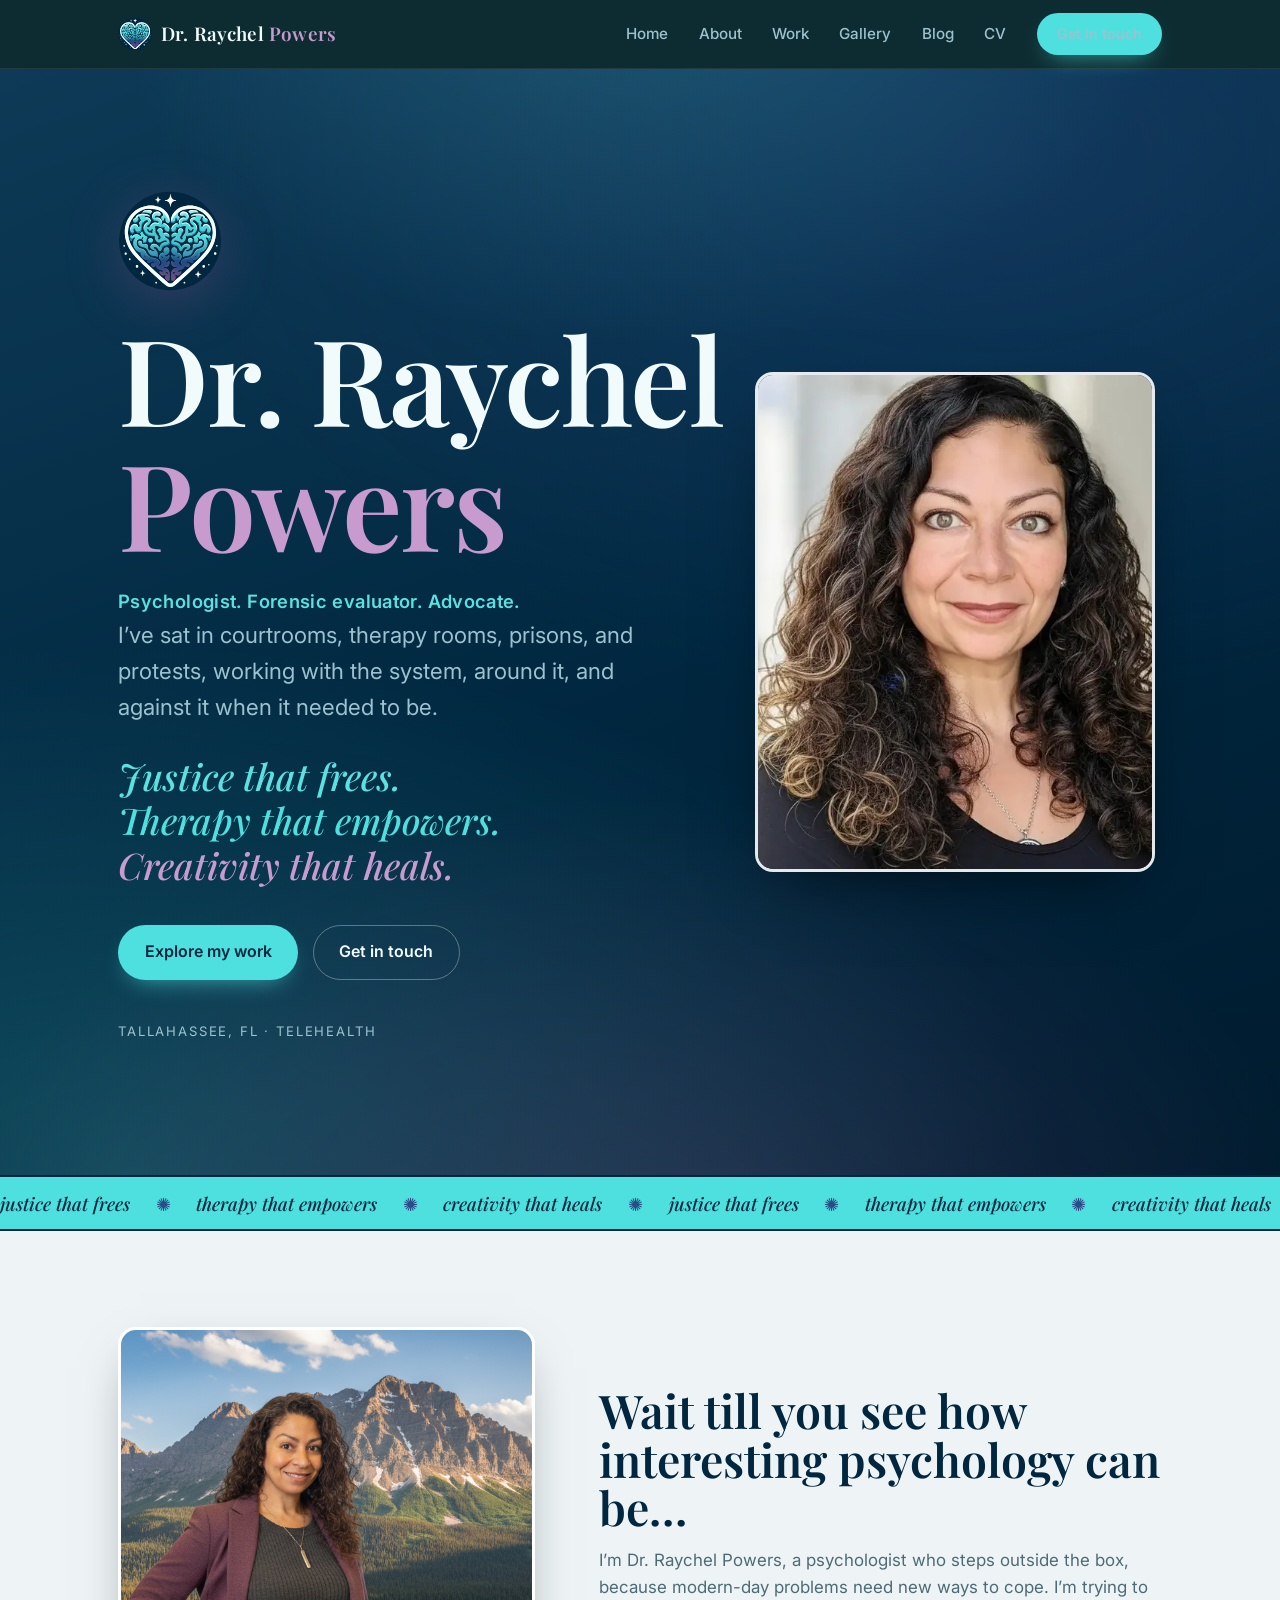
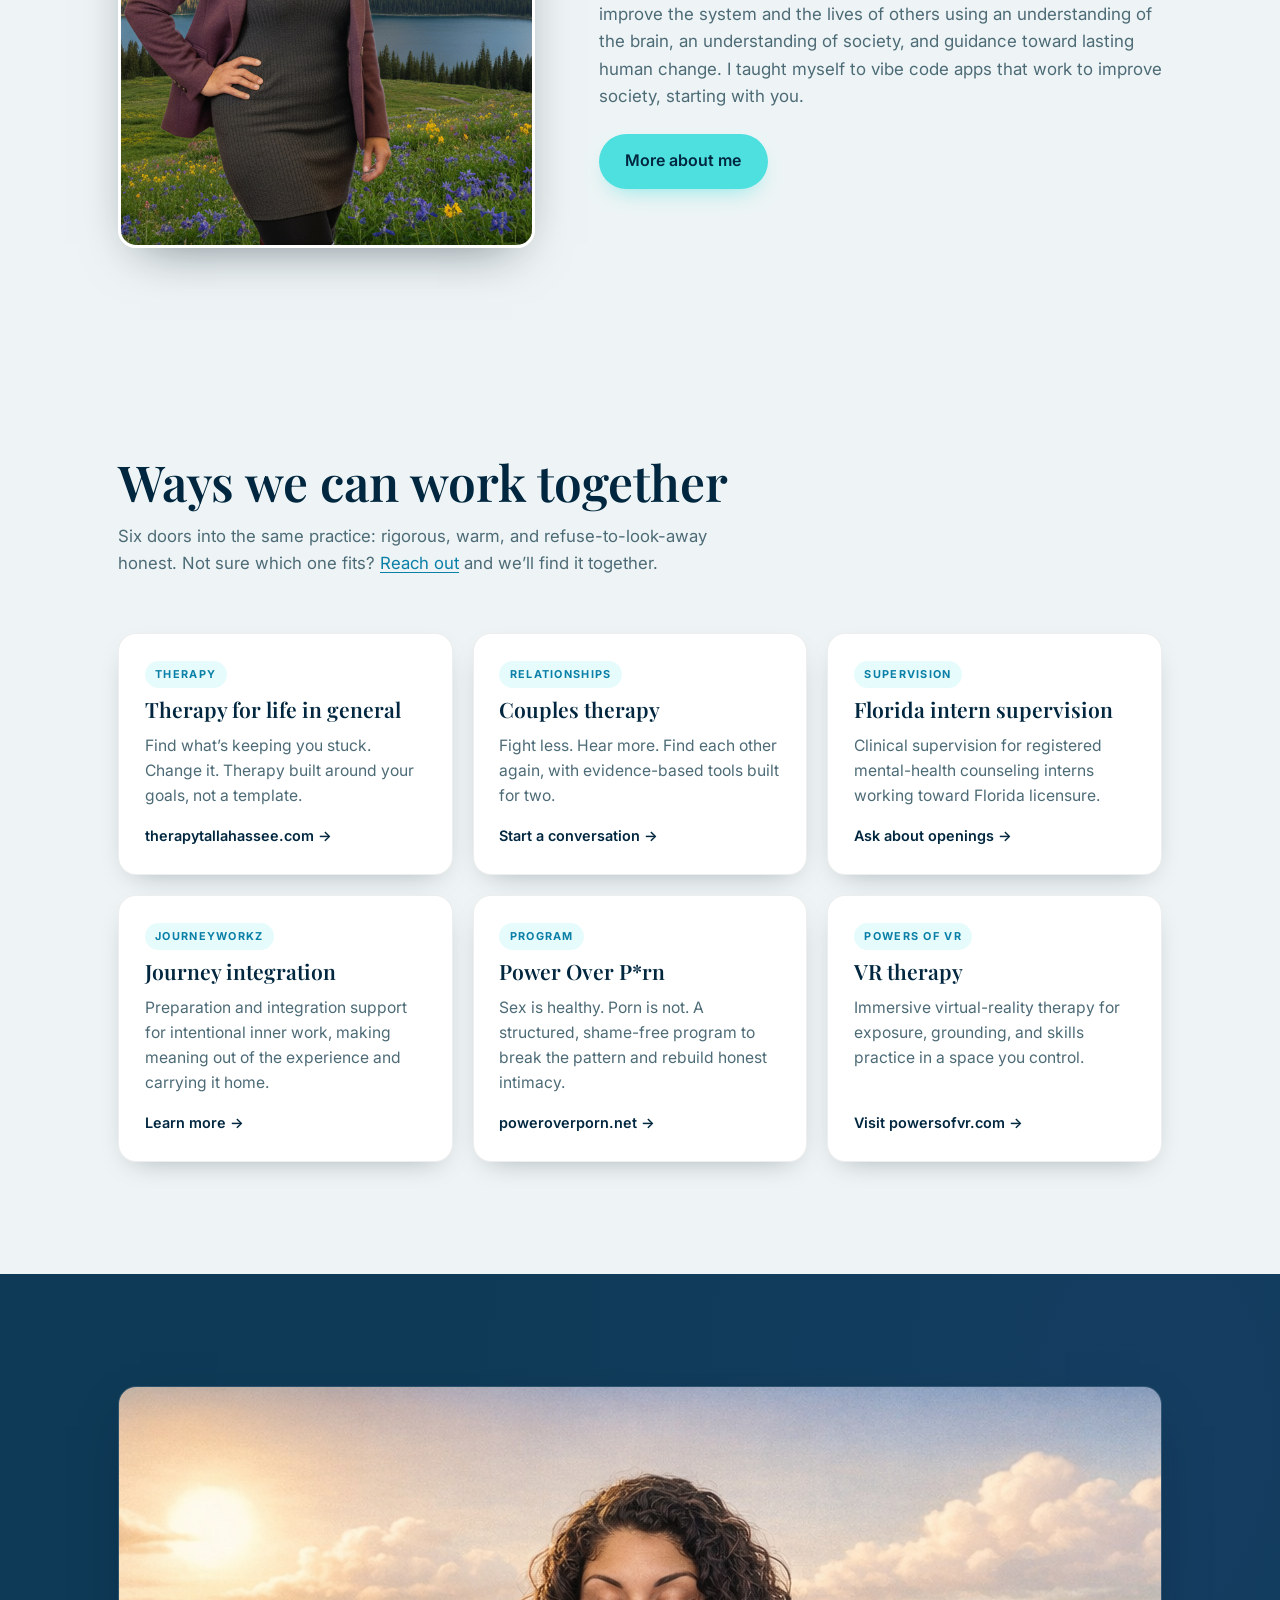
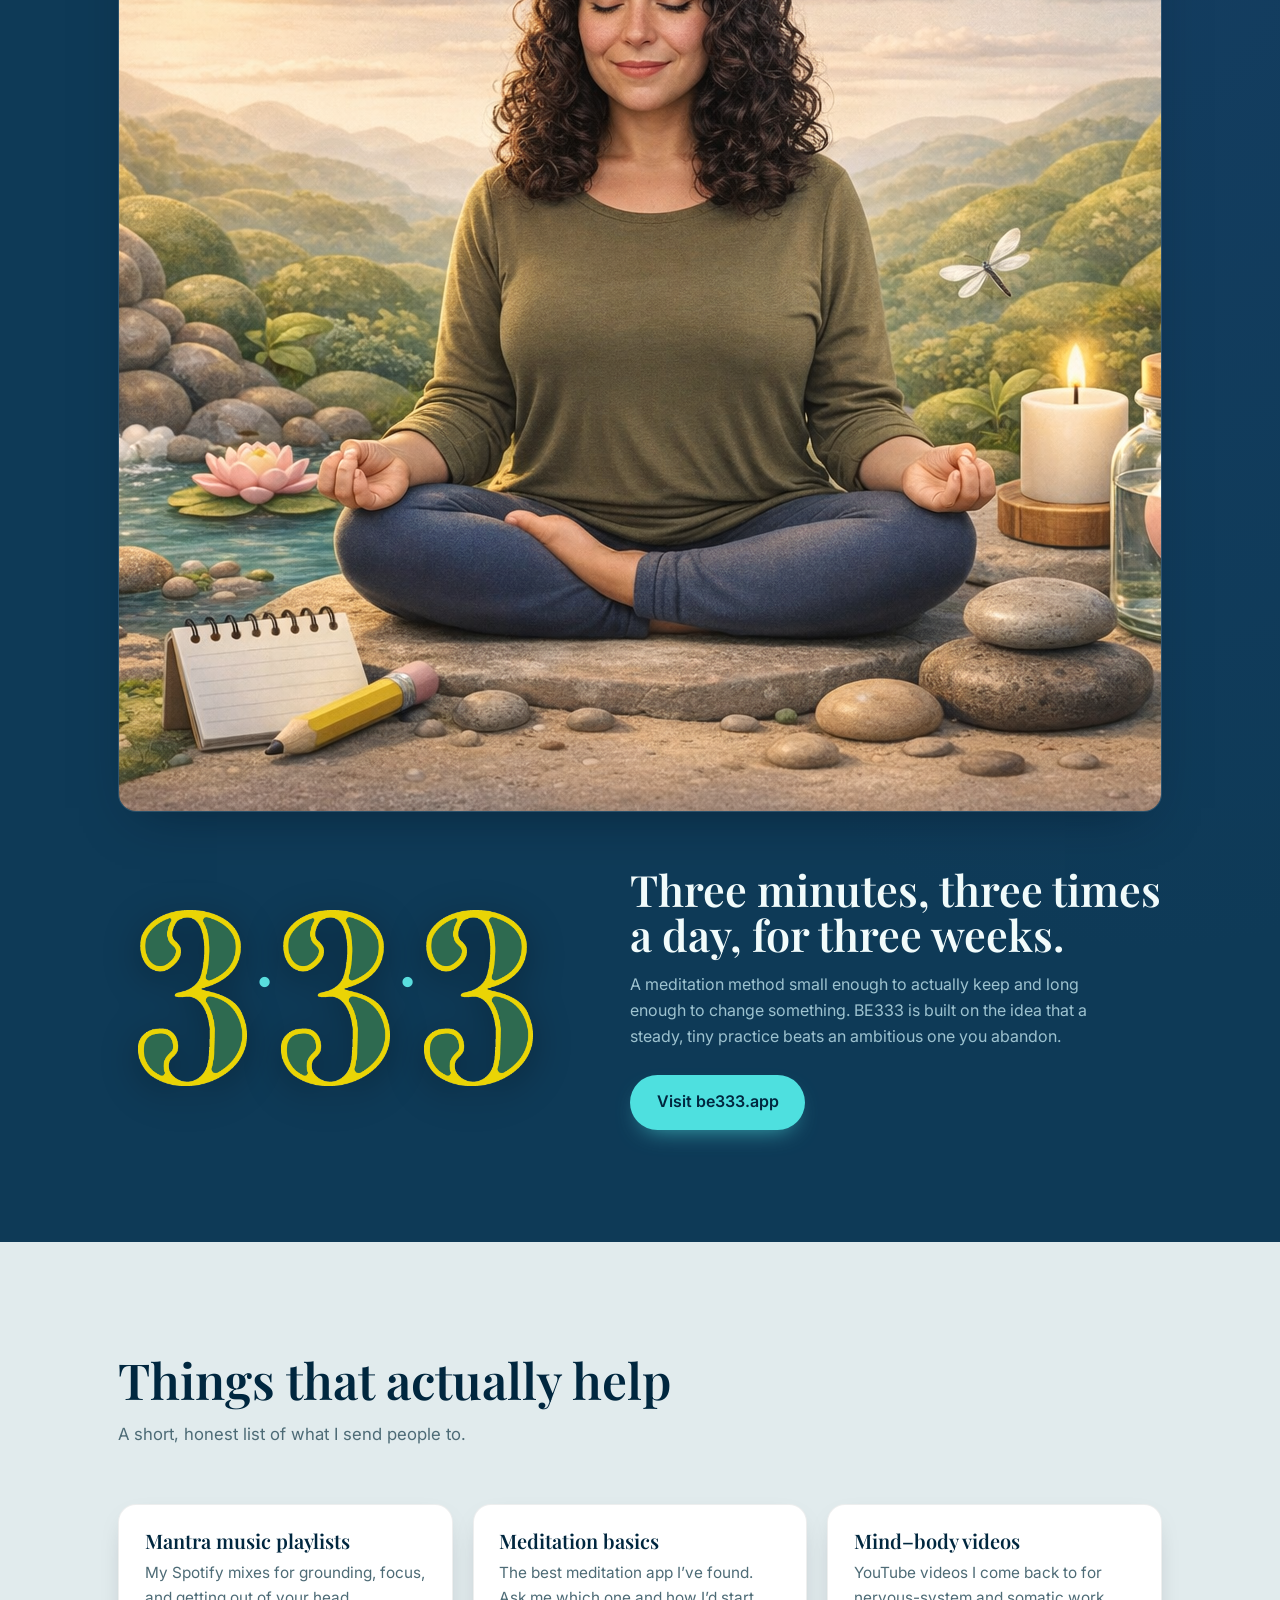
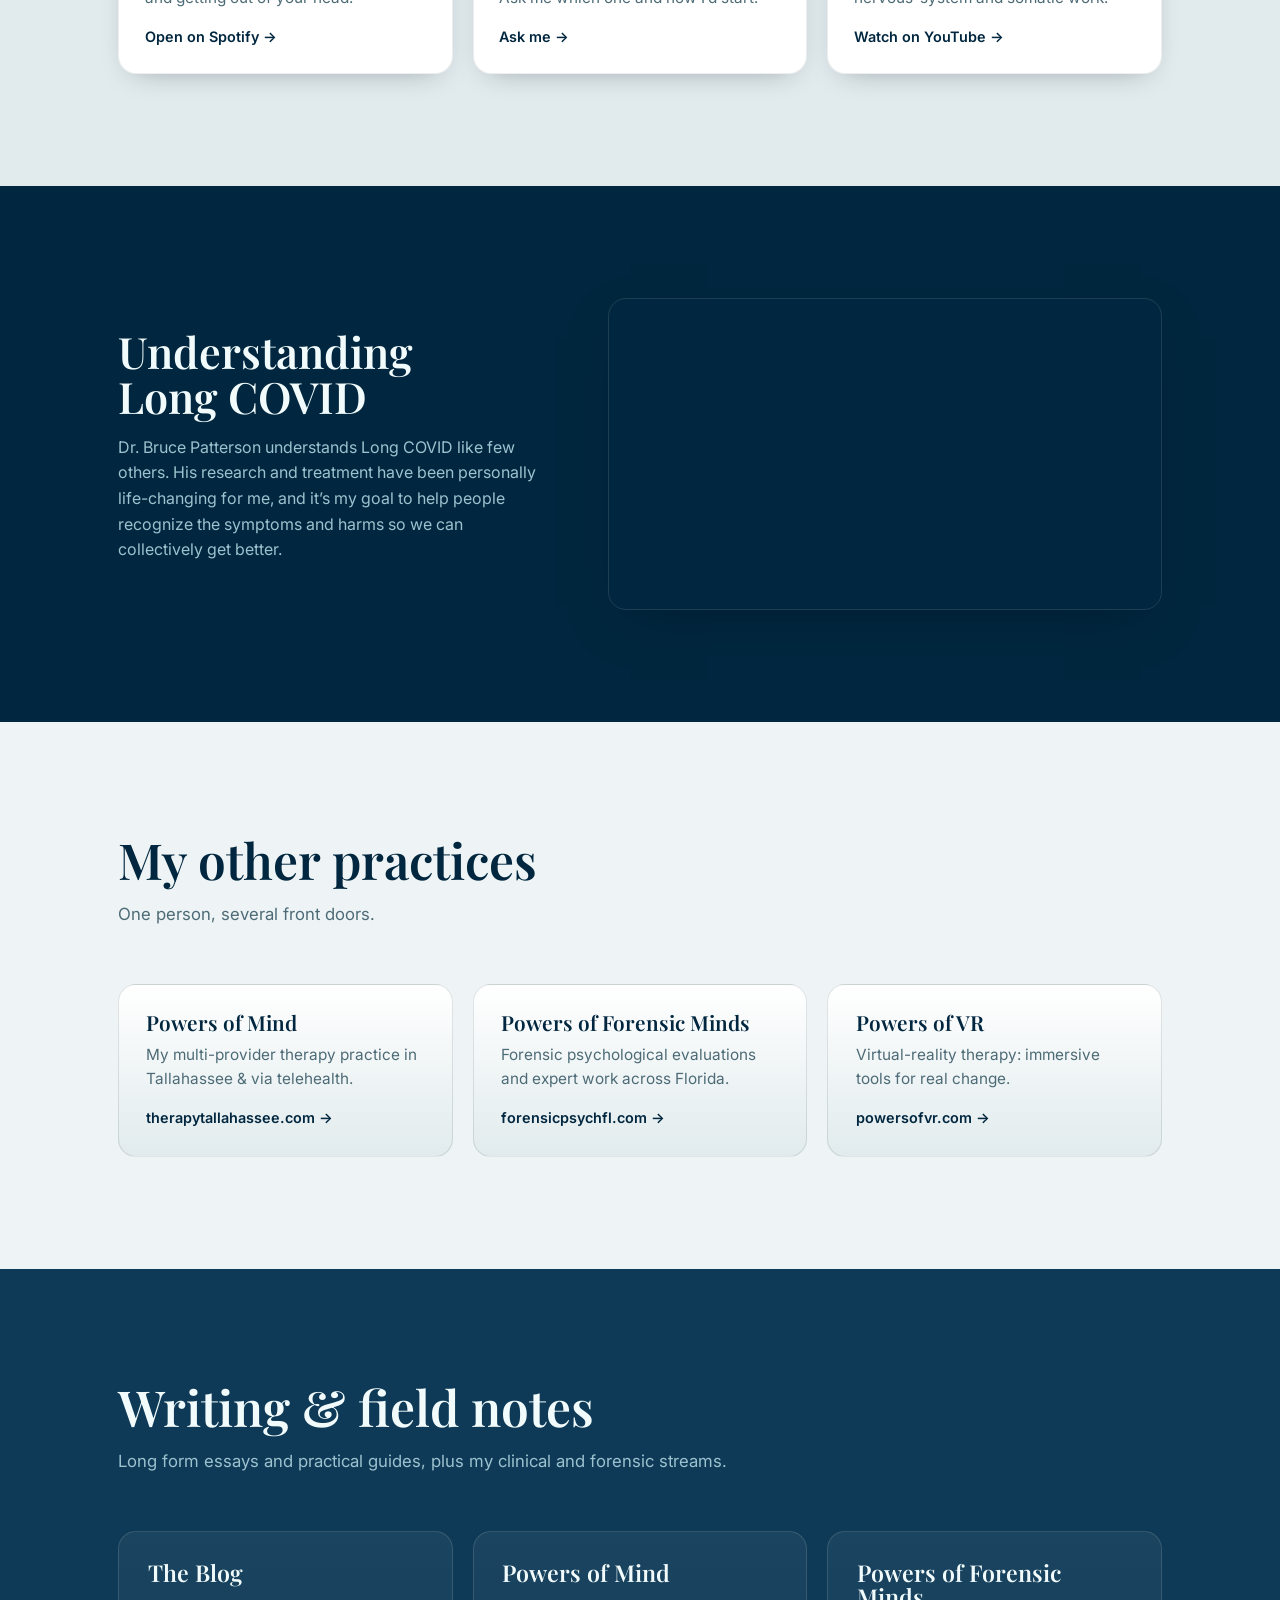
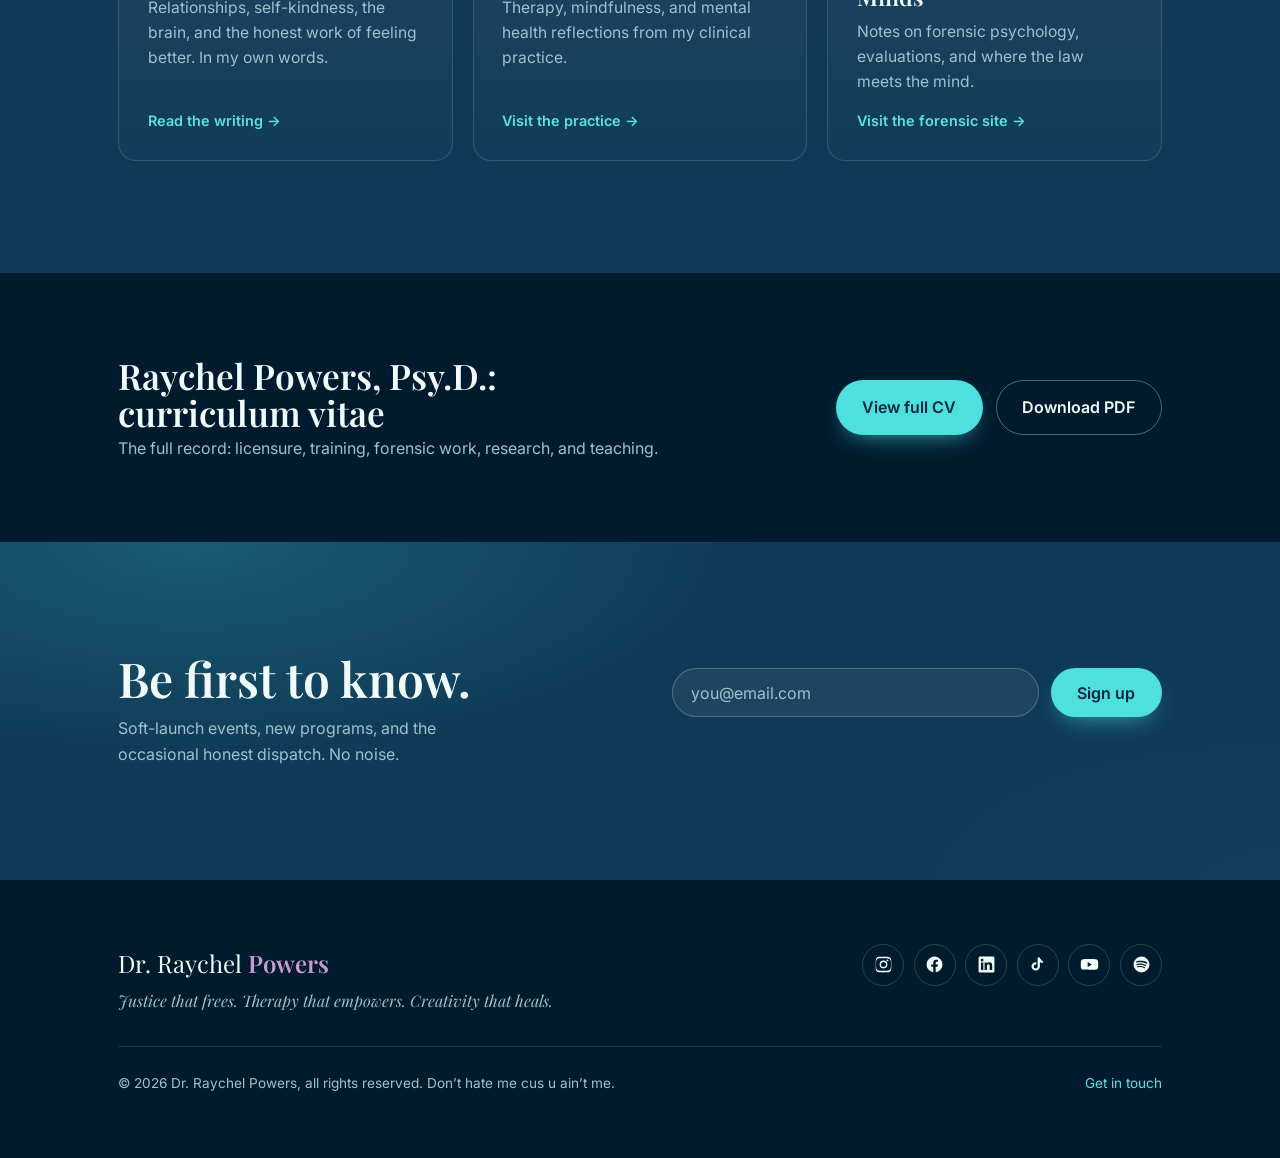
<file: index.html>
<!DOCTYPE html>
<html lang="en">
<head>
  <meta charset="UTF-8" />
  <meta name="viewport" content="width=device-width, initial-scale=1" />
  <title>Dr. Raychel Powers | Psychologist, Forensic Evaluator, Advocate</title>
  <meta name="description" content="Dr. Raychel Powers, Psy.D. Psychologist, forensic evaluator, and advocate. Therapy that empowers, justice that heals, and work that frees. Therapy, supervision, journey integration, BE333 meditation, and more." />
  <meta name="author" content="Dr. Raychel Powers" />
  <meta name="theme-color" content="#00273f" />

  <!-- Open Graph / social -->
  <meta property="og:type" content="website" />
  <meta property="og:site_name" content="Dr. Raychel Powers" />
  <meta property="og:title" content="Dr. Raychel Powers" />
  <meta property="og:description" content="Psychologist, forensic evaluator, advocate. Justice that frees, therapy that empowers, creativity that heals." />
  <meta property="og:url" content="https://drpowers.org/" />
  <meta property="og:image" content="https://drpowers.org/assets/headshot-closeup.jpg" />
  <meta name="twitter:card" content="summary_large_image" />
  <meta name="twitter:title" content="Dr. Raychel Powers" />
  <meta name="twitter:description" content="Justice that frees, therapy that empowers, creativity that heals." />
  <meta name="twitter:image" content="https://drpowers.org/assets/headshot-closeup.jpg" />

  <link rel="canonical" href="https://drpowers.org/" />
  <link rel="icon" href="assets/favicon-heart.svg" type="image/svg+xml" />

  <!-- Fonts -->
  <link rel="preconnect" href="https://fonts.googleapis.com" />
  <link rel="preconnect" href="https://fonts.gstatic.com" crossorigin />
  <link href="https://fonts.googleapis.com/css2?family=Playfair+Display:ital,wght@0,400;0,500;0,600;0,700;1,400;1,500;1,600&family=Inter:wght@400;500;600;700&display=swap" rel="stylesheet" />

  <link rel="stylesheet" href="css/style.css" />
</head>
<body>
  <a class="skip-link" href="#main">Skip to content</a>

  <!-- Header injected by js/script.js -->
  <header id="site-header" class="site-header" aria-label="Primary"></header>

  <main id="main">

    <!-- ===== HERO ===== -->
    <section class="hero" id="home">
      <div class="hero__glow" aria-hidden="true"></div>
      <div class="sparkles" aria-hidden="true">
        <span class="sparkle sparkle--white s1">✦</span>
        <span class="sparkle s2">✦</span>
        <span class="sparkle sparkle--white s3">✦</span>
        <span class="sparkle sparkle--gold s4">✦</span>
        <span class="sparkle s5">✦</span>
        <span class="sparkle sparkle--white s6">✦</span>
        <span class="sparkle sparkle--gold s7">✦</span>
        <span class="sparkle s8">✦</span>
        <span class="sparkle sparkle--white s9">✦</span>
        <span class="sparkle s10">✦</span>
      </div>
      <div class="wrap hero__inner">
        <div class="hero__content">
          <img class="hero__logo reveal" src="assets/BRAIN_HEART.svg" alt="Dr. Raychel Powers brain-heart logo" width="96" height="96" />
          <h1 class="hero__name reveal">Dr.&nbsp;Raychel<br /><span class="pw">Powers</span></h1>
          <p class="hero__roles reveal">Psychologist. Forensic evaluator. Advocate.</p>
          <p class="hero__lead reveal">
            I&rsquo;ve sat in courtrooms, therapy rooms, prisons, and protests, working with the system, around it, and against it when it needed to be.
          </p>
          <p class="creed reveal">
            <span>Justice that frees.</span>
            <span>Therapy that empowers.</span>
            <span>Creativity that heals.</span>
          </p>
          <div class="hero__cta reveal">
            <a class="btn btn--gold" href="#work">Explore my work</a>
            <a class="btn btn--ghost" href="#connect">Get in touch</a>
          </div>
          <p class="hero__meta reveal">Tallahassee, FL &middot; Telehealth</p>
        </div>
        <img class="hero__portrait reveal" src="assets/PhotoDr2.webp" alt="Dr. Raychel Powers" width="1200" height="650" />
      </div>
    </section>

    <!-- ===== CREED TICKER ===== -->
    <div class="ticker" aria-hidden="true">
      <div class="ticker__track">
        <span>justice that frees</span><span class="sun">✺</span>
        <span>therapy that empowers</span><span class="sun">✺</span>
        <span>creativity that heals</span><span class="sun">✺</span>
        <span>justice that frees</span><span class="sun">✺</span>
        <span>therapy that empowers</span><span class="sun">✺</span>
        <span>creativity that heals</span><span class="sun">✺</span>
      </div>
    </div>

    <!-- ===== MEET DR. POWERS ===== -->
    <section class="intro" id="meet">
      <div class="wrap intro__inner">
        <img class="intro__photo reveal" src="assets/mountaindr.png" alt="Dr. Raychel Powers in a mountain meadow" width="1350" height="768" loading="lazy" />
        <div class="intro__copy reveal">
          <h2>Wait till you see how interesting psychology can be&hellip;</h2>
          <p>
            I&rsquo;m Dr. Raychel Powers, a psychologist who steps outside the box, because modern-day
            problems need new ways to cope. I&rsquo;m trying to improve the system and the lives of others using
            an understanding of the brain, an understanding of society, and guidance toward lasting human change.
            I taught myself to vibe code apps that work to improve society, starting with you.
          </p>
          <a class="btn btn--gold" href="about.html">More about me</a>
        </div>
      </div>
    </section>

    <!-- ===== WHAT I DO ===== -->
    <section class="work" id="work">
      <div class="wrap">
        <header class="section-head reveal">
          <h2>Ways we can work together</h2>
          <p class="section-sub">
            Six doors into the same practice: rigorous, warm, and refuse-to-look-away honest.
            Not sure which one fits? <a href="#connect">Reach out</a> and we&rsquo;ll find it together.
          </p>
        </header>

        <div class="grid">
          <a class="card" href="https://therapytallahassee.com" target="_blank" rel="noopener">
            <span class="card__tag">Therapy</span>
            <h3>Therapy for life in general</h3>
            <p>Find what&rsquo;s keeping you stuck. Change it. Therapy built around your goals, not a template.</p>
            <span class="card__go">therapytallahassee.com &rarr;</span>
          </a>

          <a class="card" href="#connect">
            <span class="card__tag">Relationships</span>
            <h3>Couples therapy</h3>
            <p>Fight less. Hear more. Find each other again, with evidence-based tools built for two.</p>
            <span class="card__go">Start a conversation &rarr;</span>
          </a>

          <a class="card" href="#connect">
            <span class="card__tag">Supervision</span>
            <h3>Florida intern supervision</h3>
            <p>Clinical supervision for registered mental-health counseling interns working toward Florida licensure.</p>
            <span class="card__go">Ask about openings &rarr;</span>
          </a>

          <a class="card" href="#connect">
            <span class="card__tag">JourneyWorkz</span>
            <h3>Journey integration</h3>
            <p>Preparation and integration support for intentional inner work, making meaning out of the experience and carrying it home.</p>
            <span class="card__go">Learn more &rarr;</span>
          </a>

          <a class="card" href="https://poweroverporn.net" target="_blank" rel="noopener">
            <span class="card__tag">Program</span>
            <h3>Power Over P*rn</h3>
            <p>Sex is healthy. Porn is not. A structured, shame-free program to break the pattern and rebuild honest intimacy.</p>
            <span class="card__go">poweroverporn.net &rarr;</span>
          </a>

          <a class="card" href="https://powersofvr.com/" target="_blank" rel="noopener">
            <span class="card__tag">Powers of VR</span>
            <h3>VR therapy</h3>
            <p>Immersive virtual-reality therapy for exposure, grounding, and skills practice in a space you control.</p>
            <span class="card__go">Visit powersofvr.com &rarr;</span>
          </a>
        </div>
      </div>
    </section>

    <!-- ===== BE333 ===== -->
    <section class="be333" id="be333">
      <div class="wrap">
        <figure class="be333__figure reveal">
          <img src="assets/Drpowers.png" alt="Dr. Raychel Powers meditating in a calm natural landscape" width="1536" height="1024" loading="lazy" />
        </figure>
      </div>
      <div class="wrap be333__inner">
        <div class="be333__lockup reveal">
          <img class="be333__digit" src="assets/be333-3.png" alt="3" />
          <span class="be333__x">·</span>
          <img class="be333__digit" src="assets/be333-3.png" alt="3" />
          <span class="be333__x">·</span>
          <img class="be333__digit" src="assets/be333-3.png" alt="3" />
        </div>
        <div class="be333__copy reveal">
          <h2>Three minutes, three times a day, for three weeks.</h2>
          <p>
            A meditation method small enough to actually keep and long enough to change something.
            BE333 is built on the idea that a steady, tiny practice beats an ambitious one you abandon.
          </p>
          <a class="btn btn--gold" href="https://be333.app" target="_blank" rel="noopener">Visit be333.app</a>
        </div>
      </div>
    </section>

    <!-- ===== RECOMMENDS ===== -->
    <section class="recommends" id="recommends">
      <div class="wrap">
        <header class="section-head reveal">
          <h2>Things that actually help</h2>
          <p class="section-sub">A short, honest list of what I send people to.</p>
        </header>

        <div class="grid grid--3">
          <a class="rec" href="https://open.spotify.com/user/raydar14?si=d1e68a5c7f964e82" target="_blank" rel="noopener">
            <h3>Mantra music playlists</h3>
            <p>My Spotify mixes for grounding, focus, and getting out of your head.</p>
            <span class="card__go">Open on Spotify &rarr;</span>
          </a>
          <a class="rec" href="#connect">
            <h3>Meditation basics</h3>
            <p>The best meditation app I&rsquo;ve found. Ask me which one and how I&rsquo;d start.</p>
            <span class="card__go">Ask me &rarr;</span>
          </a>
          <a class="rec" href="https://www.youtube.com/@DrRaychel" target="_blank" rel="noopener">
            <h3>Mind&ndash;body videos</h3>
            <p>YouTube videos I come back to for nervous-system and somatic work.</p>
            <span class="card__go">Watch on YouTube &rarr;</span>
          </a>
        </div>
      </div>
    </section>

    <!-- ===== FEATURED VIDEO ===== -->
    <section class="video" id="video">
      <div class="wrap video__inner">
        <div class="video__copy reveal">
          <h2>Understanding Long&nbsp;COVID</h2>
          <p>
            Dr. Bruce Patterson understands Long COVID like few others. His research and
            treatment have been personally life-changing for me, and it&rsquo;s my goal to
            help people recognize the symptoms and harms so we can collectively get better.
          </p>
        </div>
        <div class="video__frame reveal">
          <iframe
            src="https://www.youtube.com/embed/IvWPT3YA5uY?rel=0&showinfo=0"
            title="Dr. Bruce Patterson on Long COVID"
            loading="lazy"
            allow="accelerometer; autoplay; clipboard-write; encrypted-media; gyroscope; picture-in-picture"
            allowfullscreen></iframe>
        </div>
      </div>
    </section>

    <!-- ===== ECOSYSTEM ===== -->
    <section class="worlds" id="worlds">
      <div class="wrap">
        <header class="section-head reveal">
          <h2>My other practices</h2>
          <p class="section-sub">One person, several front doors.</p>
        </header>
        <div class="grid grid--3">
          <a class="world" href="https://therapytallahassee.com" target="_blank" rel="noopener">
            <h3>Powers of Mind</h3>
            <p>My multi-provider therapy practice in Tallahassee &amp; via telehealth.</p>
            <span class="card__go">therapytallahassee.com &rarr;</span>
          </a>
          <a class="world" href="https://forensicpsychfl.com" target="_blank" rel="noopener">
            <h3>Powers of Forensic Minds</h3>
            <p>Forensic psychological evaluations and expert work across Florida.</p>
            <span class="card__go">forensicpsychfl.com &rarr;</span>
          </a>
          <a class="world" href="https://powersofvr.com" target="_blank" rel="noopener">
            <h3>Powers of VR</h3>
            <p>Virtual-reality therapy: immersive tools for real change.</p>
            <span class="card__go">powersofvr.com &rarr;</span>
          </a>
        </div>
      </div>
    </section>

    <!-- ===== BLOG ===== -->
    <section class="blog" id="blog">
      <div class="wrap">
        <header class="section-head reveal">
          <h2>Writing &amp; field notes</h2>
          <p class="section-sub">Long form essays and practical guides, plus my clinical and forensic streams.</p>
        </header>
        <div class="blog-grid">
          <a class="blog-card reveal" href="blog/">
            <h3>The Blog</h3>
            <p>Relationships, self-kindness, the brain, and the honest work of feeling better. In my own words.</p>
            <span class="card__go">Read the writing &rarr;</span>
          </a>
          <a class="blog-card reveal" href="https://therapytallahassee.com" target="_blank" rel="noopener">
            <h3>Powers of Mind</h3>
            <p>Therapy, mindfulness, and mental health reflections from my clinical practice.</p>
            <span class="card__go">Visit the practice &rarr;</span>
          </a>
          <a class="blog-card reveal" href="https://forensicpsychfl.com" target="_blank" rel="noopener">
            <h3>Powers of Forensic Minds</h3>
            <p>Notes on forensic psychology, evaluations, and where the law meets the mind.</p>
            <span class="card__go">Visit the forensic site &rarr;</span>
          </a>
        </div>
      </div>
    </section>

    <!-- ===== CV / DOWNLOAD ===== -->
    <section class="cv" id="cv">
      <div class="wrap cv__inner reveal">
        <div>
          <h2>Raychel Powers, Psy.D.: curriculum vitae</h2>
          <p>The full record: licensure, training, forensic work, research, and teaching.</p>
        </div>
        <div class="cv-actions">
          <a class="btn btn--gold" href="cv.html">View full CV</a>
          <a class="btn btn--ghost" href="assets/RPowers-CV.pdf" target="_blank" rel="noopener" download>Download PDF</a>
        </div>
      </div>
    </section>

    <!-- ===== SUBSCRIBE / CONNECT ===== -->
    <section class="connect" id="connect">
      <div class="wrap connect__inner">
        <div class="connect__copy reveal">
          <h2>Be first to know.</h2>
          <p>Soft-launch events, new programs, and the occasional honest dispatch. No noise.</p>
        </div>
        <form class="connect__form reveal" id="subscribe-form" action="https://formspree.io/f/your-form-id" method="POST" novalidate>
          <label class="sr-only" for="email">Email address</label>
          <input id="email" name="email" type="email" inputmode="email" autocomplete="email" placeholder="you@email.com" required />
          <button class="btn btn--gold" type="submit">Sign up</button>
          <p class="form-status" id="form-status" role="status" aria-live="polite"></p>
        </form>
      </div>
    </section>

  </main>

  <!-- Footer injected by js/script.js -->
  <footer id="site-footer" class="site-footer"></footer>

  <script src="js/script.js"></script>
</body>
</html>
</file>
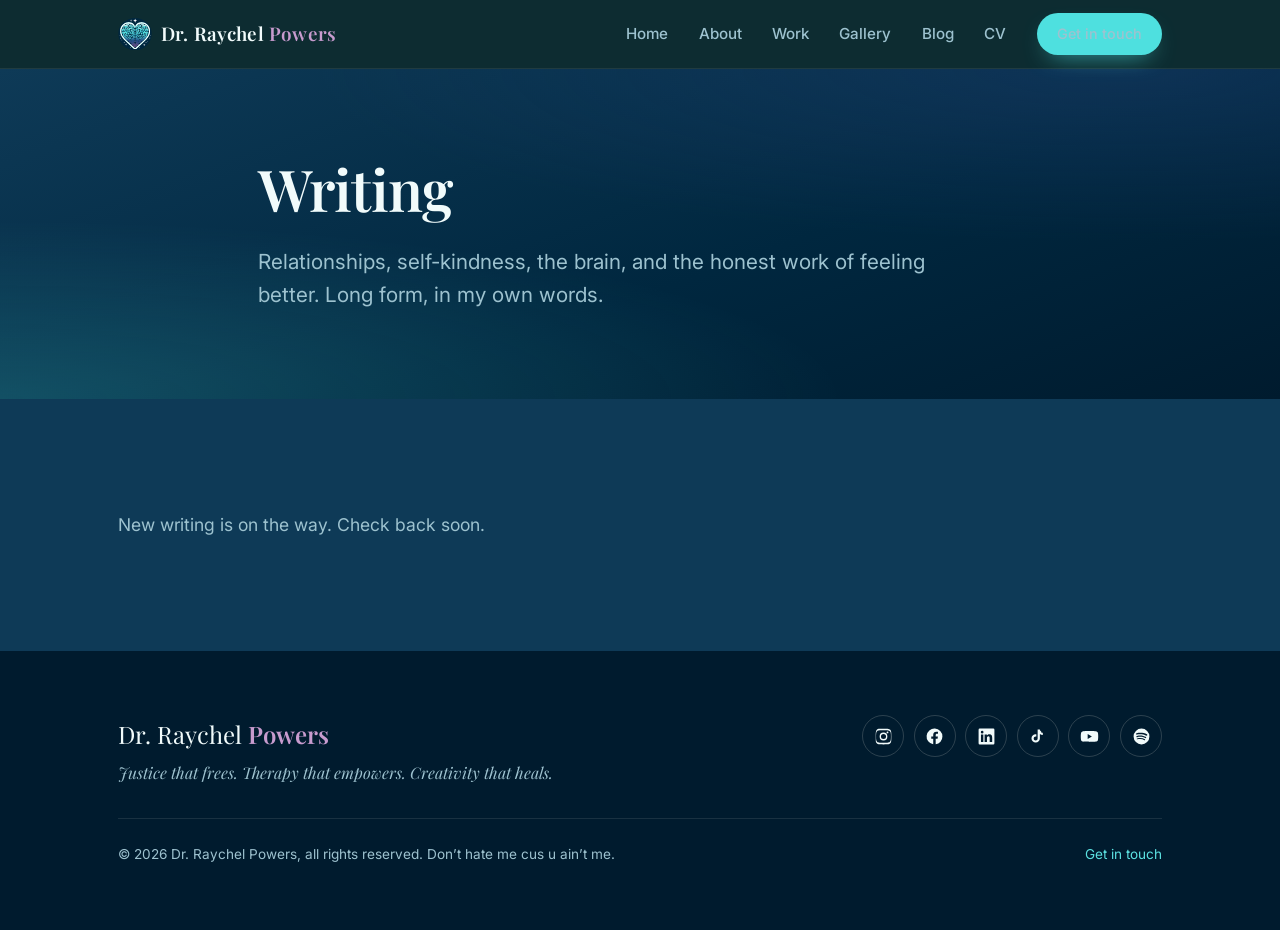
<file: blog/index.html>
<!DOCTYPE html>
<html lang="en">
<head>
  <meta charset="UTF-8" />
  <meta name="viewport" content="width=device-width, initial-scale=1" />
  <title>Writing | Dr. Raychel Powers</title>
  <meta name="description" content="Essays and practical guides on relationships, self-kindness, the brain, and mental health from licensed psychologist Dr. Raychel Powers." />
  <meta name="author" content="Dr. Raychel Powers" />
  <meta name="theme-color" content="#00273f" />
  <link rel="canonical" href="https://drpowers.org/blog/" />
  <link rel="icon" href="../assets/favicon-heart.svg" type="image/svg+xml" />
  <link rel="alternate" type="application/rss+xml" title="Dr. Raychel Powers, writing" href="https://drpowers.org/feed.xml" />

  <meta property="og:type" content="website" />
  <meta property="og:site_name" content="Dr. Raychel Powers" />
  <meta property="og:title" content="Writing | Dr. Raychel Powers" />
  <meta property="og:description" content="Essays and practical guides on relationships, self-kindness, the brain, and mental health from licensed psychologist Dr. Raychel Powers." />
  <meta property="og:url" content="https://drpowers.org/blog/" />
  <meta property="og:image" content="https://drpowers.org/assets/headshot-closeup.jpg" />
  <meta name="twitter:card" content="summary_large_image" />

  <link rel="preconnect" href="https://fonts.googleapis.com" />
  <link rel="preconnect" href="https://fonts.gstatic.com" crossorigin />
  <link href="https://fonts.googleapis.com/css2?family=Playfair+Display:ital,wght@0,400;0,500;0,600;0,700;1,400;1,500;1,600&family=Inter:wght@400;500;600;700&display=swap" rel="stylesheet" />
  <link rel="stylesheet" href="../css/style.css" />
</head>
<body>
  <a class="skip-link" href="#main">Skip to content</a>
  <header id="site-header" class="site-header" aria-label="Primary"></header>

  <main id="main">
    <section class="post-hero blog-hero">
      <div class="wrap post-hero__inner">
        <h1>Writing</h1>
        <p class="about-lead">Relationships, self-kindness, the brain, and the honest work of feeling better. Long form, in my own words.</p>
      </div>
    </section>

    <section class="blog blog-list">
      <div class="wrap">
        
        <p class="blog-empty">New writing is on the way. Check back soon.</p>
      </div>
    </section>
  </main>
  <script>
    (function () {
      var chips = document.querySelectorAll(".blog-filters .chip");
      var cards = document.querySelectorAll(".post-card");
      chips.forEach(function (c) {
        c.addEventListener("click", function () {
          chips.forEach(function (x) { x.setAttribute("aria-pressed", "false"); });
          c.setAttribute("aria-pressed", "true");
          var cat = c.getAttribute("data-cat");
          cards.forEach(function (card) {
            card.hidden = !(cat === "All" || card.getAttribute("data-cat") === cat);
          });
        });
      });
    })();
  </script>

  <footer id="site-footer" class="site-footer"></footer>
  <script src="../js/script.js"></script>
</body>
</html>
</file>
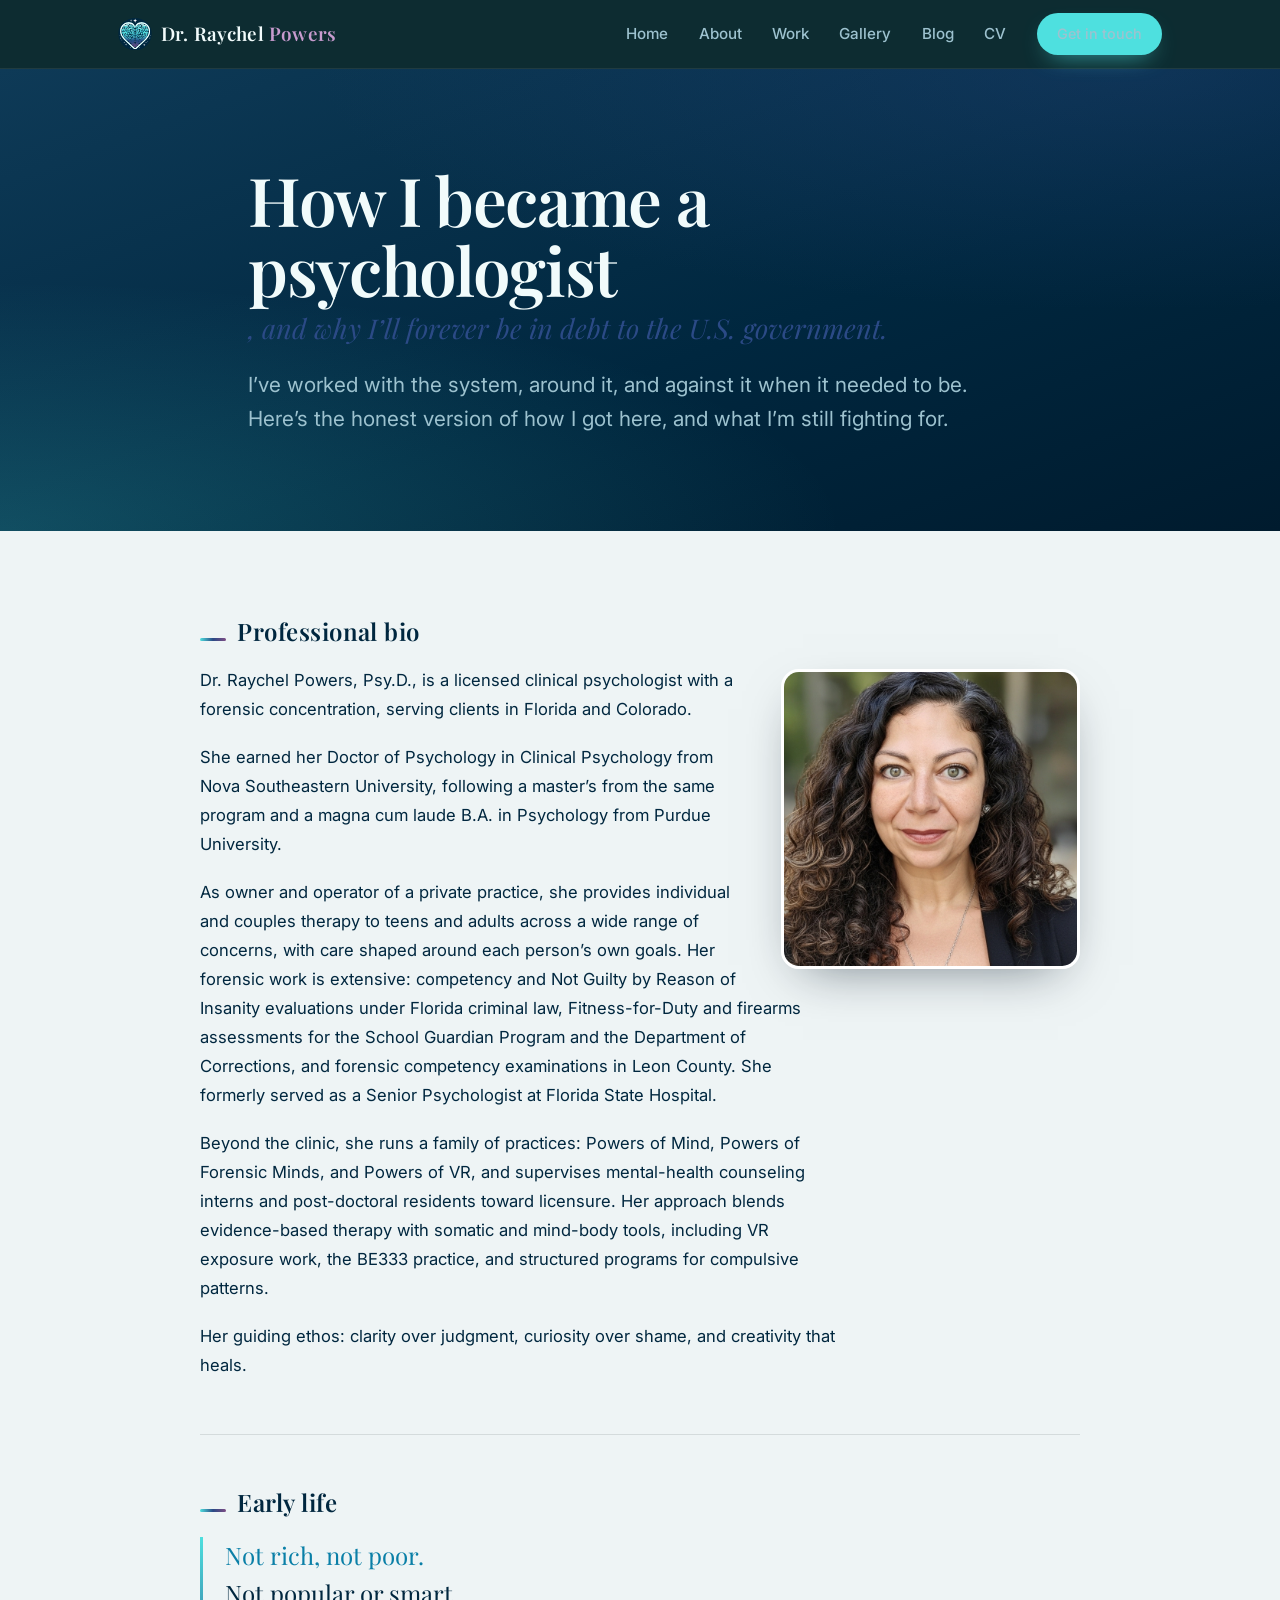
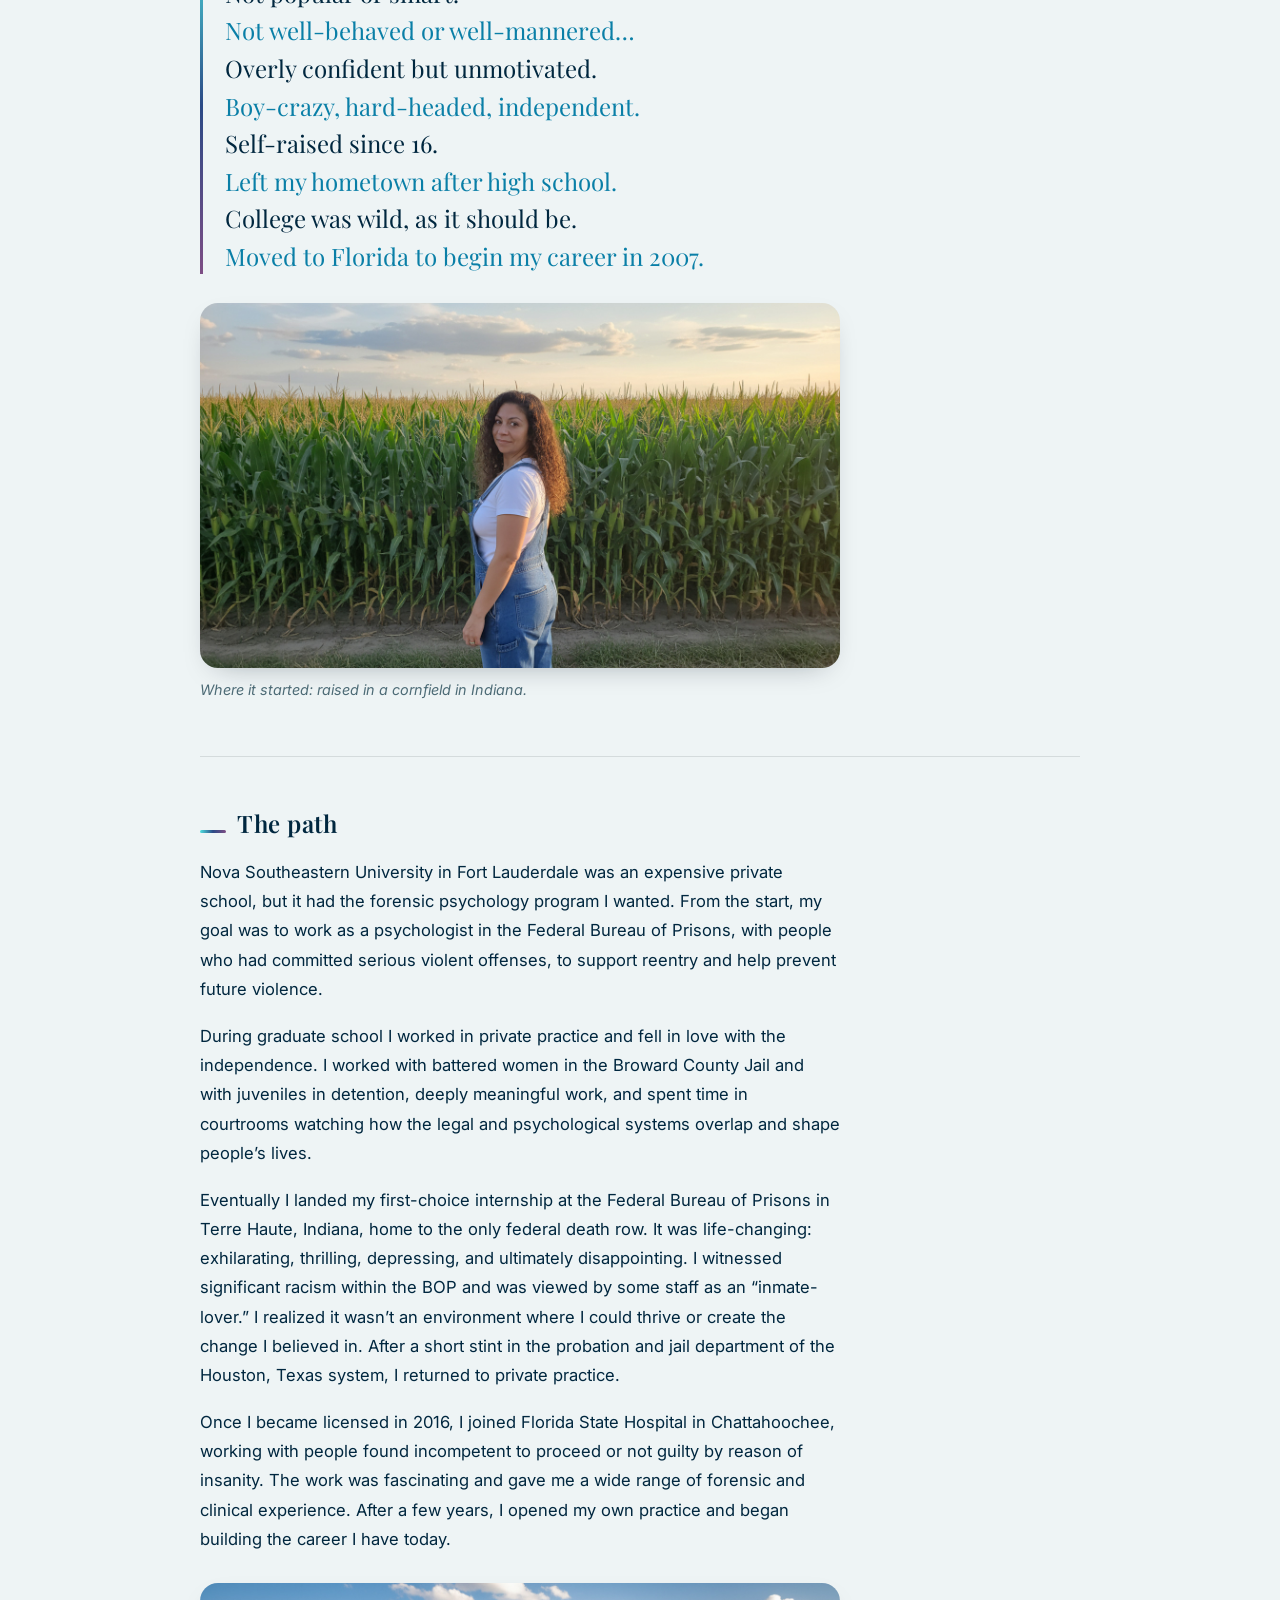
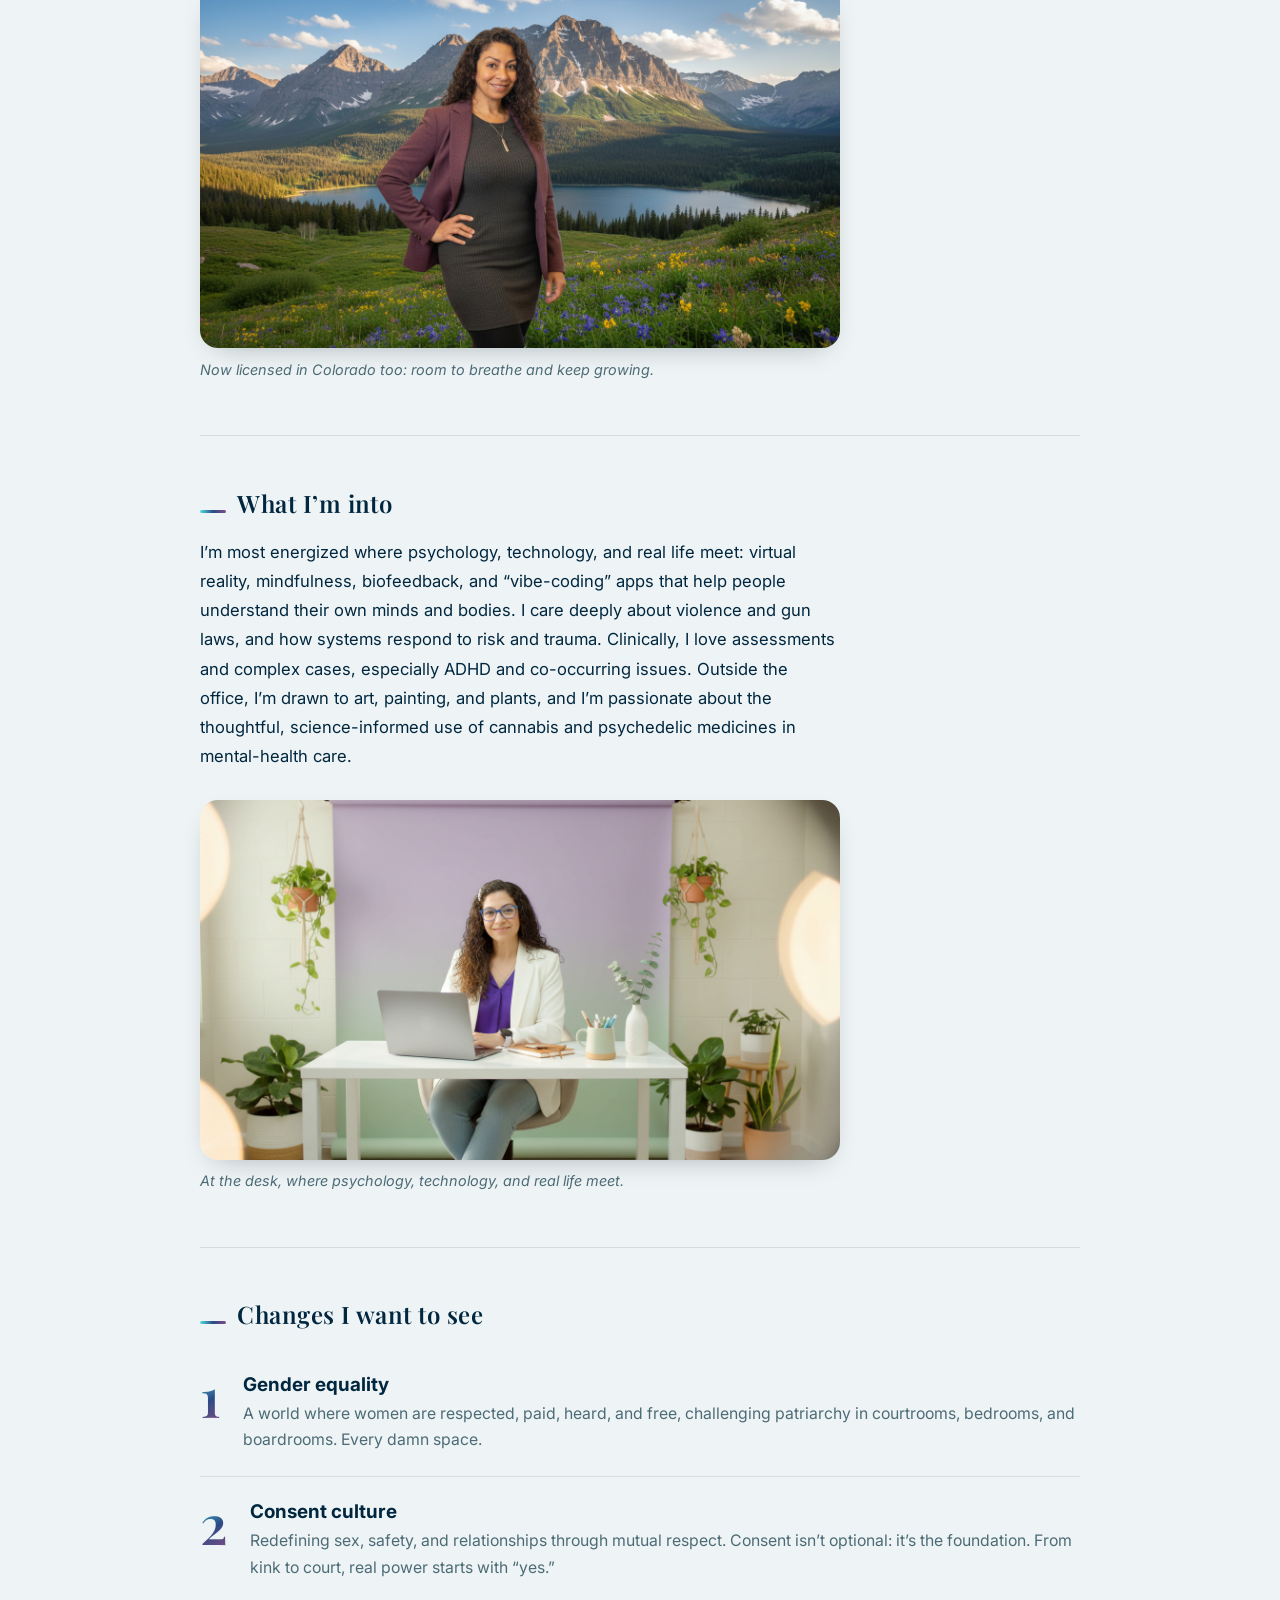
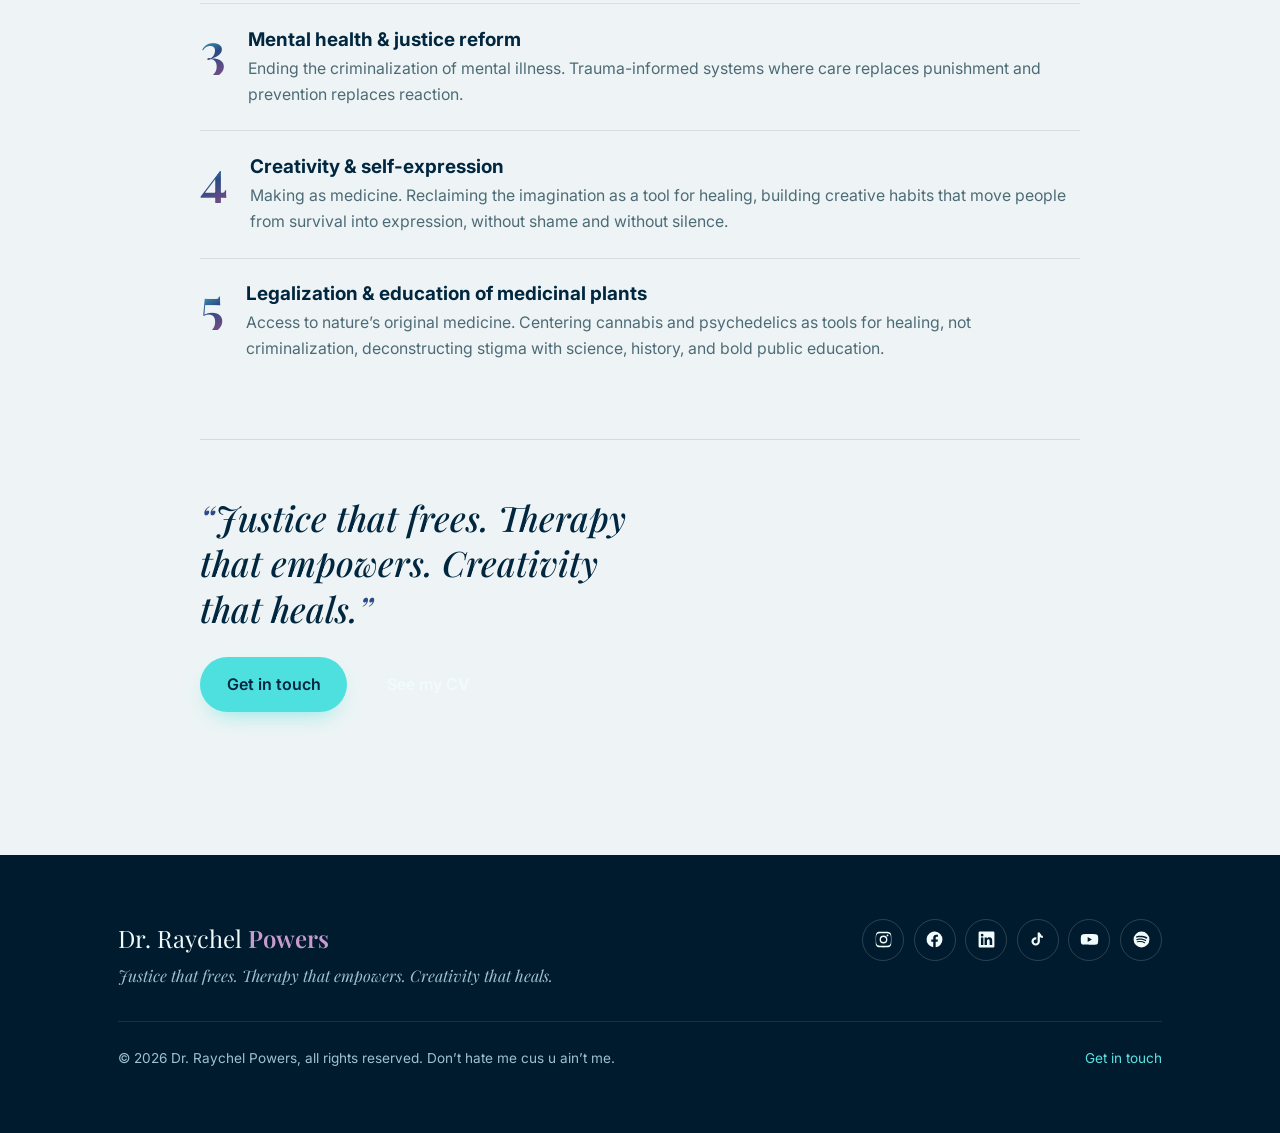
<file: about.html>
<!DOCTYPE html>
<html lang="en">
<head>
  <meta charset="UTF-8" />
  <meta name="viewport" content="width=device-width, initial-scale=1" />
  <title>About | Dr. Raychel Powers</title>
  <meta name="description" content="The story behind Dr. Raychel Powers, Psy.D., from a forensic psychology path through the Federal Bureau of Prisons and Florida State Hospital to private practice, advocacy, and the changes she wants to see in the world." />
  <meta name="author" content="Dr. Raychel Powers" />
  <meta name="theme-color" content="#00273f" />
  <link rel="canonical" href="https://drpowers.org/about.html" />
  <link rel="icon" href="assets/favicon-heart.svg" type="image/svg+xml" />

  <meta property="og:type" content="profile" />
  <meta property="og:site_name" content="Dr. Raychel Powers" />
  <meta property="og:title" content="About | Dr. Raychel Powers" />
  <meta property="og:description" content="Psychologist, forensic evaluator, advocate. The honest story, and the changes I want to see in the world." />
  <meta property="og:url" content="https://drpowers.org/about.html" />
  <meta property="og:image" content="https://drpowers.org/assets/headshot-closeup.jpg" />

  <link rel="preconnect" href="https://fonts.googleapis.com" />
  <link rel="preconnect" href="https://fonts.gstatic.com" crossorigin />
  <link href="https://fonts.googleapis.com/css2?family=Playfair+Display:ital,wght@0,400;0,500;0,600;0,700;1,400;1,500;1,600&family=Inter:wght@400;500;600;700&display=swap" rel="stylesheet" />
  <link rel="stylesheet" href="css/style.css" />
</head>
<body>
  <a class="skip-link" href="#main">Skip to content</a>
  <header id="site-header" class="site-header" aria-label="Primary"></header>

  <main id="main">

    <!-- ===== HERO ===== -->
    <section class="about-hero">
      <div class="wrap about-hero__inner">
        <h1 class="reveal">
          How I became a psychologist
          <span class="sub">, and why I&rsquo;ll forever be in debt to the U.S. government.</span>
        </h1>
        <p class="about-lead reveal">
          I&rsquo;ve worked with the system, around it, and against it when it needed to be.
          Here&rsquo;s the honest version of how I got here, and what I&rsquo;m still fighting for.
        </p>
      </div>
    </section>

    <div class="cv-body">

      <!-- Professional bio -->
      <section class="cv-section story">
        <h2>Professional bio</h2>
        <img class="bio-portrait reveal" src="assets/headshot-closeup.jpg" alt="Dr. Raychel Powers" width="300" height="300" />
        <p>
          Dr. Raychel Powers, Psy.D., is a licensed clinical psychologist with a forensic
          concentration, serving clients in Florida and Colorado.
        </p>
        <p>
          She earned her Doctor of Psychology in Clinical Psychology from Nova Southeastern
          University, following a master&rsquo;s from the same program and a magna cum laude
          B.A. in Psychology from Purdue University.
        </p>
        <p>
          As owner and operator of a private practice, she provides individual and couples therapy
          to teens and adults across a wide range of concerns, with care shaped around each
          person&rsquo;s own goals. Her forensic work is extensive: competency and Not Guilty by
          Reason of Insanity evaluations under Florida criminal law, Fitness-for-Duty and firearms
          assessments for the School Guardian Program and the Department of Corrections, and forensic
          competency examinations in Leon County. She formerly served as a Senior Psychologist at
          Florida State Hospital.
        </p>
        <p>
          Beyond the clinic, she runs a family of practices: Powers of Mind, Powers of Forensic
          Minds, and Powers of VR, and supervises mental-health counseling interns and
          post-doctoral residents toward licensure. Her approach blends evidence-based therapy with
          somatic and mind-body tools, including VR exposure work, the BE333 practice, and
          structured programs for compulsive patterns.
        </p>
        <p>
          Her guiding ethos: clarity over judgment, curiosity over shame, and creativity that heals.
        </p>
      </section>

      <!-- Early life -->
      <section class="cv-section">
        <h2>Early life</h2>
        <ul class="life reveal">
          <li>Not rich, not poor.</li>
          <li>Not popular or smart.</li>
          <li>Not well-behaved or well-mannered&hellip;</li>
          <li>Overly confident but unmotivated.</li>
          <li>Boy-crazy, hard-headed, independent.</li>
          <li>Self-raised since 16.</li>
          <li>Left my hometown after high school.</li>
          <li>College was wild, as it should be.</li>
          <li>Moved to Florida to begin my career in 2007.</li>
        </ul>
        <figure class="figure reveal">
          <img src="assets/cornfield.jpg" alt="Dr. Raychel Powers standing beside a cornfield at golden hour" width="1344" height="768" loading="lazy" />
          <figcaption>Where it started: raised in a cornfield in Indiana.</figcaption>
        </figure>
      </section>

      <!-- The path -->
      <section class="cv-section story">
        <h2>The path</h2>
        <p>
          Nova Southeastern University in Fort Lauderdale was an expensive private school, but it had
          the forensic psychology program I wanted. From the start, my goal was to work as a psychologist
          in the Federal Bureau of Prisons, with people who had committed serious violent offenses, to support reentry and help prevent future violence.
        </p>
        <p>
          During graduate school I worked in private practice and fell in love with the independence.
          I worked with battered women in the Broward County Jail and with juveniles in detention, deeply meaningful work, and spent time in courtrooms watching how the legal and psychological
          systems overlap and shape people&rsquo;s lives.
        </p>
        <p>
          Eventually I landed my first-choice internship at the Federal Bureau of Prisons in Terre Haute,
          Indiana, home to the only federal death row. It was life-changing: exhilarating, thrilling,
          depressing, and ultimately disappointing. I witnessed significant racism within the BOP and was
          viewed by some staff as an &ldquo;inmate-lover.&rdquo; I realized it wasn&rsquo;t an environment where I
          could thrive or create the change I believed in. After a short stint in the probation and jail
          department of the Houston, Texas system, I returned to private practice.
        </p>
        <p>
          Once I became licensed in 2016, I joined Florida State Hospital in Chattahoochee, working with
          people found incompetent to proceed or not guilty by reason of insanity. The work was fascinating
          and gave me a wide range of forensic and clinical experience. After a few years, I opened my own
          practice and began building the career I have today.
        </p>
        <figure class="figure reveal">
          <img src="assets/portrait-mountains.jpg" alt="Dr. Raychel Powers in a mountain meadow" width="1344" height="768" loading="lazy" />
          <figcaption>Now licensed in Colorado too: room to breathe and keep growing.</figcaption>
        </figure>
      </section>

      <!-- Interests -->
      <section class="cv-section story">
        <h2>What I&rsquo;m into</h2>
        <p>
          I&rsquo;m most energized where psychology, technology, and real life meet: virtual reality,
          mindfulness, biofeedback, and &ldquo;vibe-coding&rdquo; apps that help people understand their own minds
          and bodies. I care deeply about violence and gun laws, and how systems respond to risk and trauma.
          Clinically, I love assessments and complex cases, especially ADHD and co-occurring issues. Outside
          the office, I&rsquo;m drawn to art, painting, and plants, and I&rsquo;m passionate about the thoughtful,
          science-informed use of cannabis and psychedelic medicines in mental-health care.
        </p>
        <figure class="figure reveal">
          <img src="assets/headshot-desk.jpg" alt="Dr. Raychel Powers at her desk" width="1344" height="756" loading="lazy" />
          <figcaption>At the desk, where psychology, technology, and real life meet.</figcaption>
        </figure>
      </section>

      <!-- Manifesto -->
      <section class="cv-section">
        <h2>Changes I want to see</h2>
        <div class="manifesto">
          <div class="cause reveal">
            <span class="cause__n">1</span>
            <div class="cause__body">
              <h3>Gender equality</h3>
              <p>A world where women are respected, paid, heard, and free, challenging patriarchy in courtrooms, bedrooms, and boardrooms. Every damn space.</p>
            </div>
          </div>
          <div class="cause reveal">
            <span class="cause__n">2</span>
            <div class="cause__body">
              <h3>Consent culture</h3>
              <p>Redefining sex, safety, and relationships through mutual respect. Consent isn&rsquo;t optional: it&rsquo;s the foundation. From kink to court, real power starts with &ldquo;yes.&rdquo;</p>
            </div>
          </div>
          <div class="cause reveal">
            <span class="cause__n">3</span>
            <div class="cause__body">
              <h3>Mental health &amp; justice reform</h3>
              <p>Ending the criminalization of mental illness. Trauma-informed systems where care replaces punishment and prevention replaces reaction.</p>
            </div>
          </div>
          <div class="cause reveal">
            <span class="cause__n">4</span>
            <div class="cause__body">
              <h3>Creativity &amp; self-expression</h3>
              <p>Making as medicine. Reclaiming the imagination as a tool for healing, building creative habits that move people from survival into expression, without shame and without silence.</p>
            </div>
          </div>
          <div class="cause reveal">
            <span class="cause__n">5</span>
            <div class="cause__body">
              <h3>Legalization &amp; education of medicinal plants</h3>
              <p>Access to nature&rsquo;s original medicine. Centering cannabis and psychedelics as tools for healing, not criminalization, deconstructing stigma with science, history, and bold public education.</p>
            </div>
          </div>
        </div>
      </section>

      <!-- CTA -->
      <section class="cv-section">
        <p class="about-quote"><span class="mark">&ldquo;</span>Justice that frees. Therapy that empowers. Creativity that heals.<span class="mark">&rdquo;</span></p>
        <div class="cv-actions" style="margin-top:1.6rem;">
          <a class="btn btn--gold" href="index.html#connect">Get in touch</a>
          <a class="btn btn--ghost" href="cv.html">See my CV</a>
        </div>
      </section>

    </div>
  </main>

  <footer id="site-footer" class="site-footer"></footer>
  <script src="js/script.js"></script>
</body>
</html>
</file>
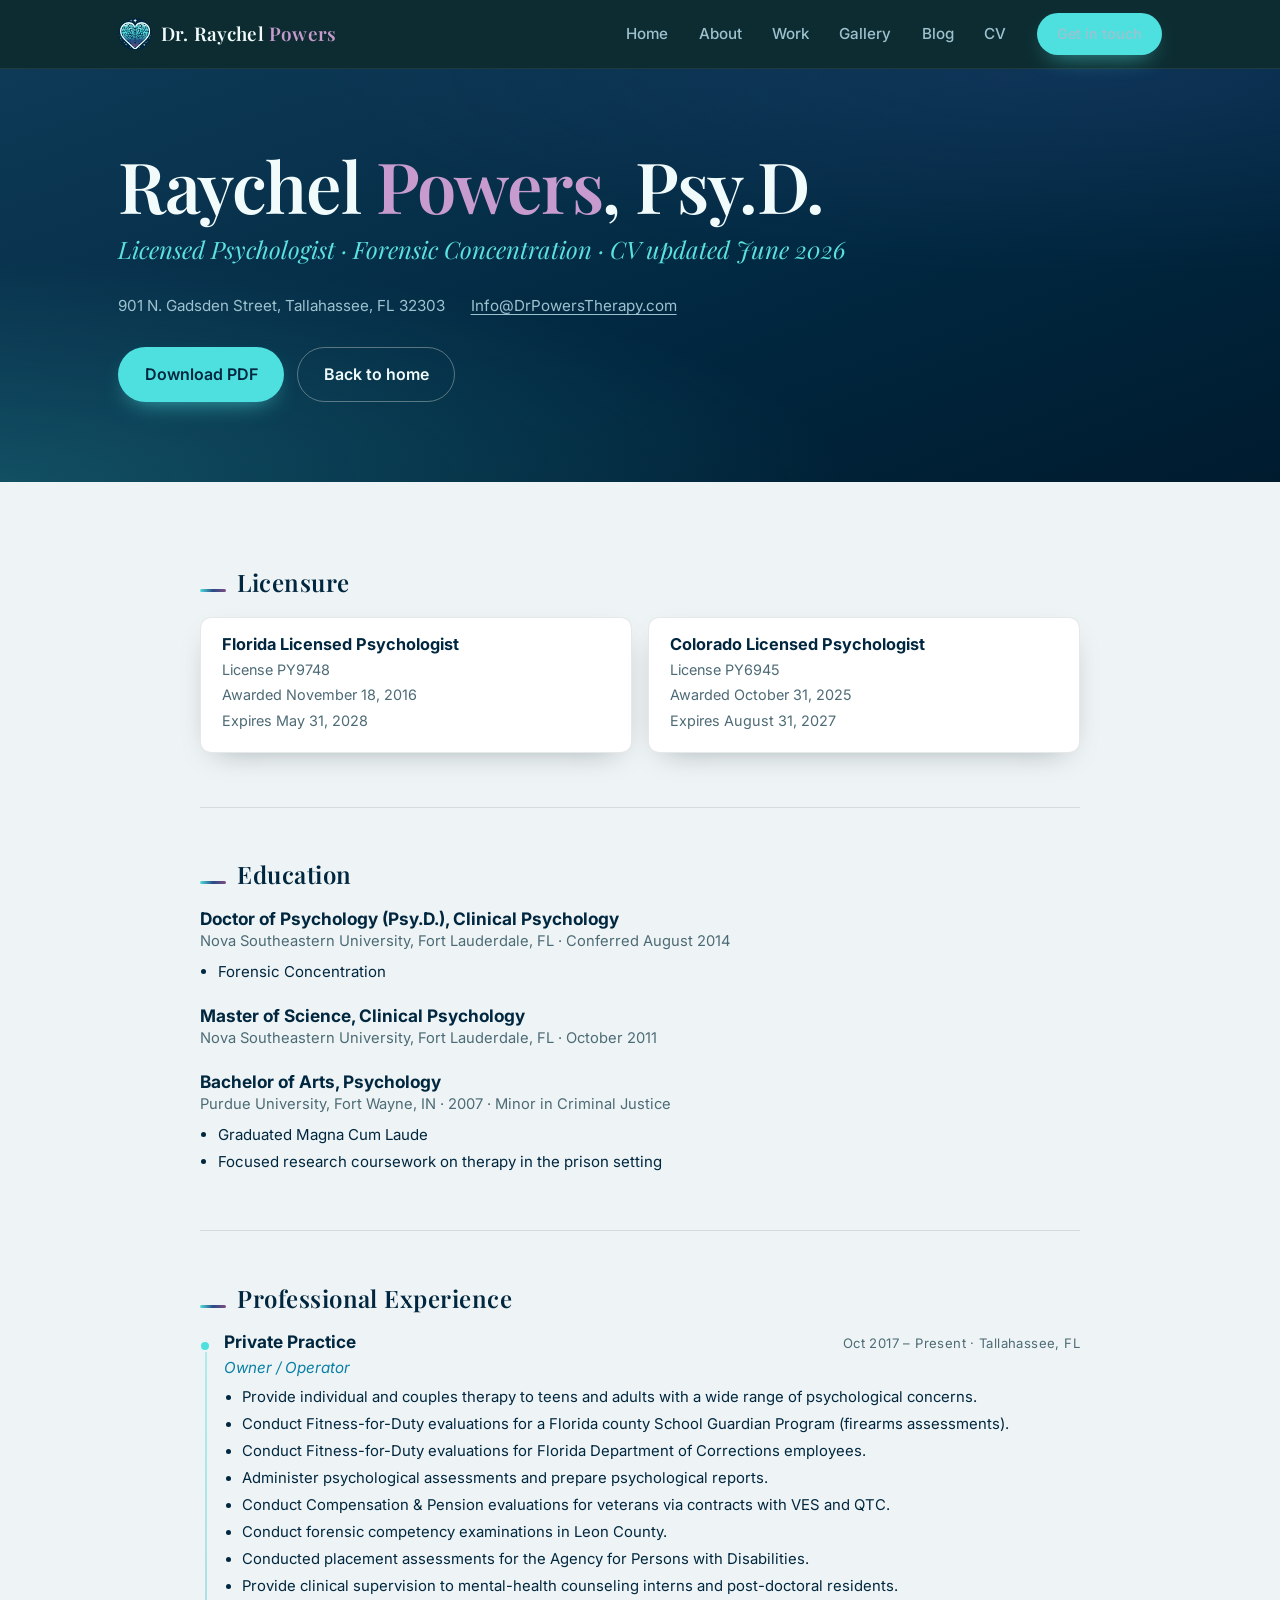
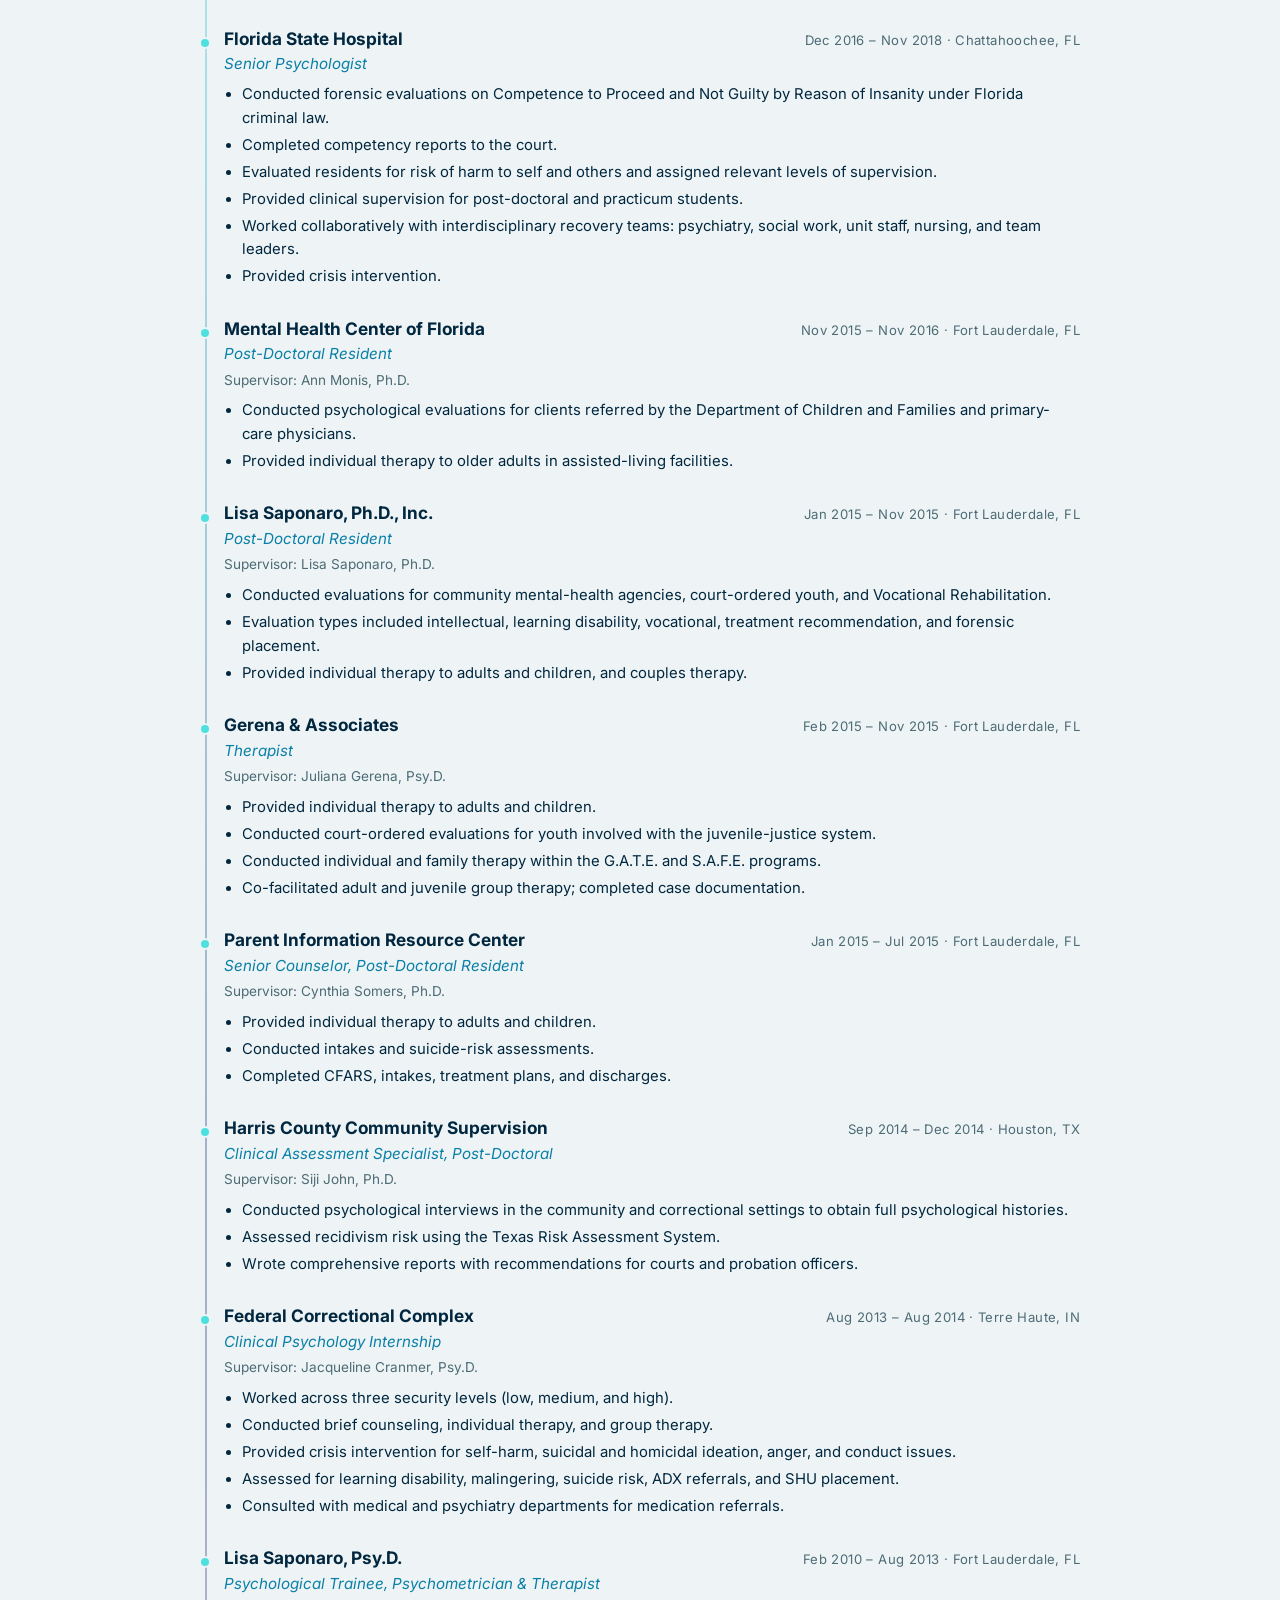
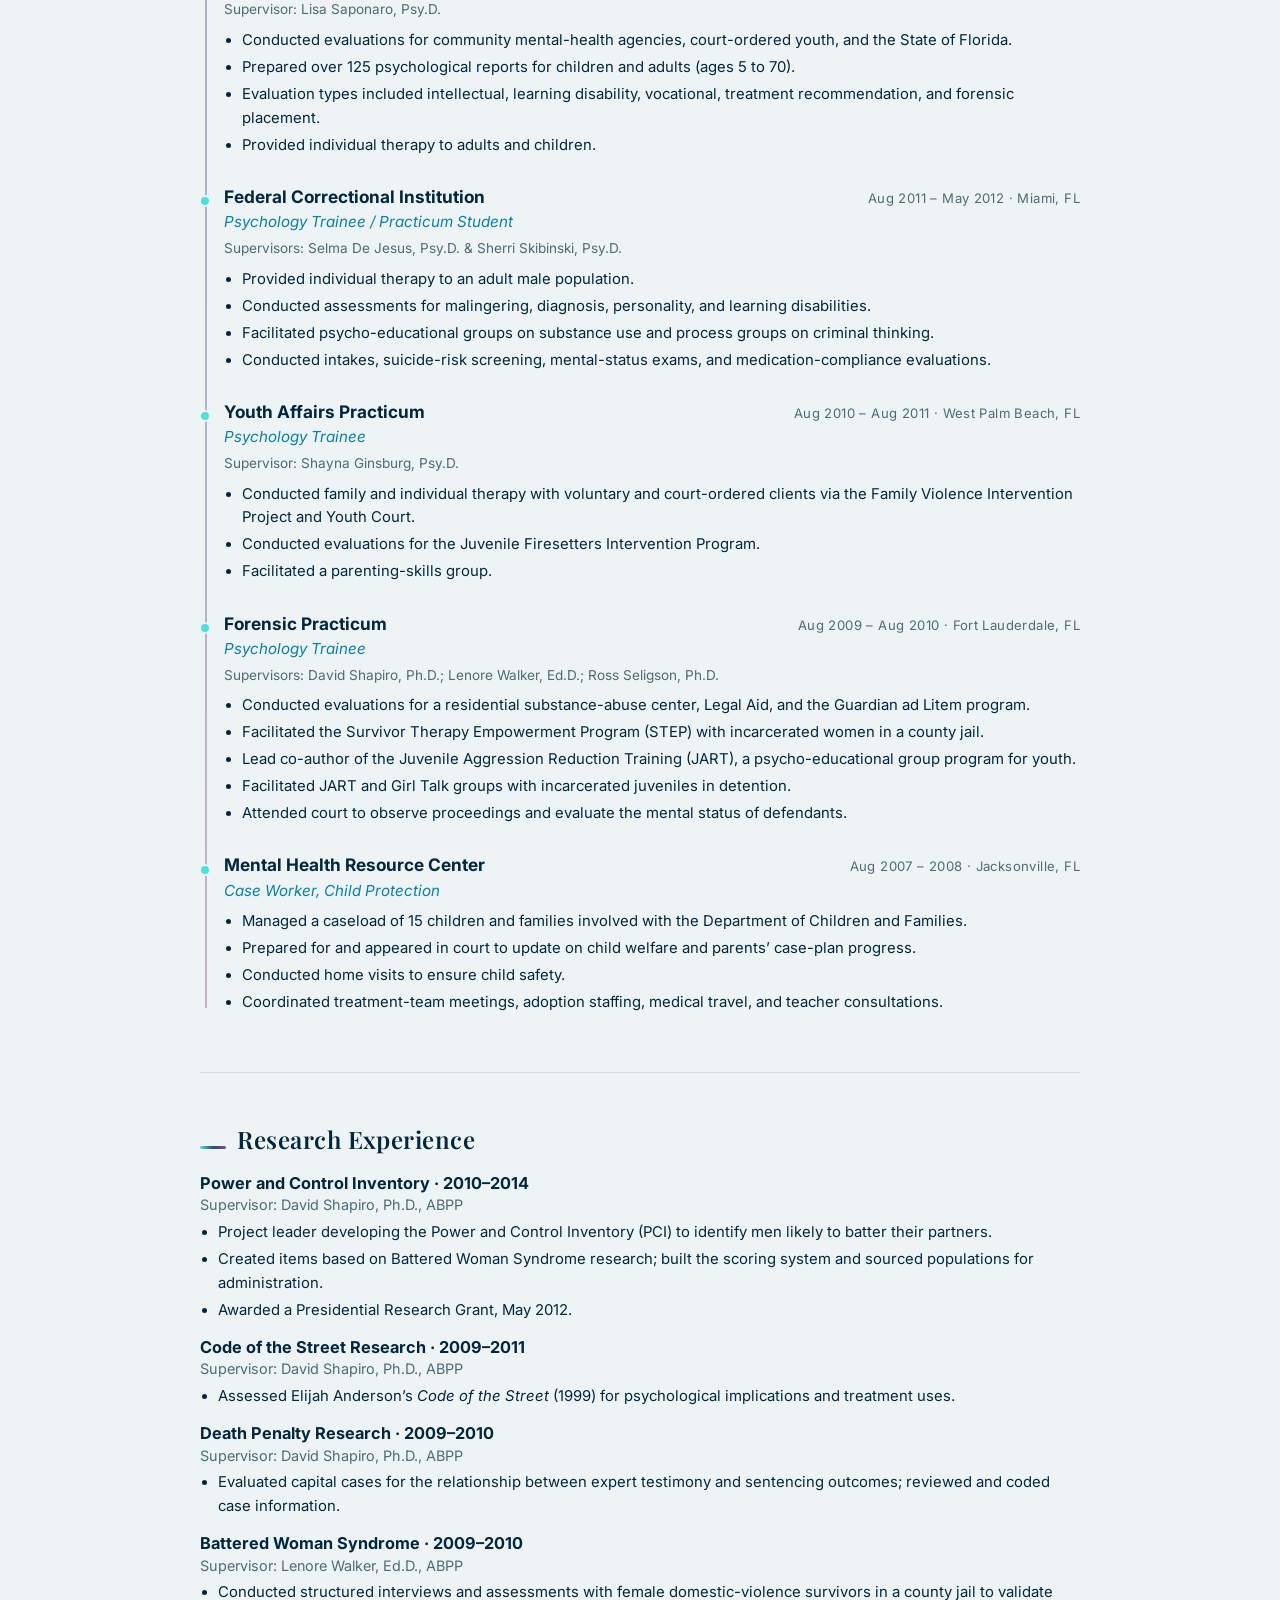
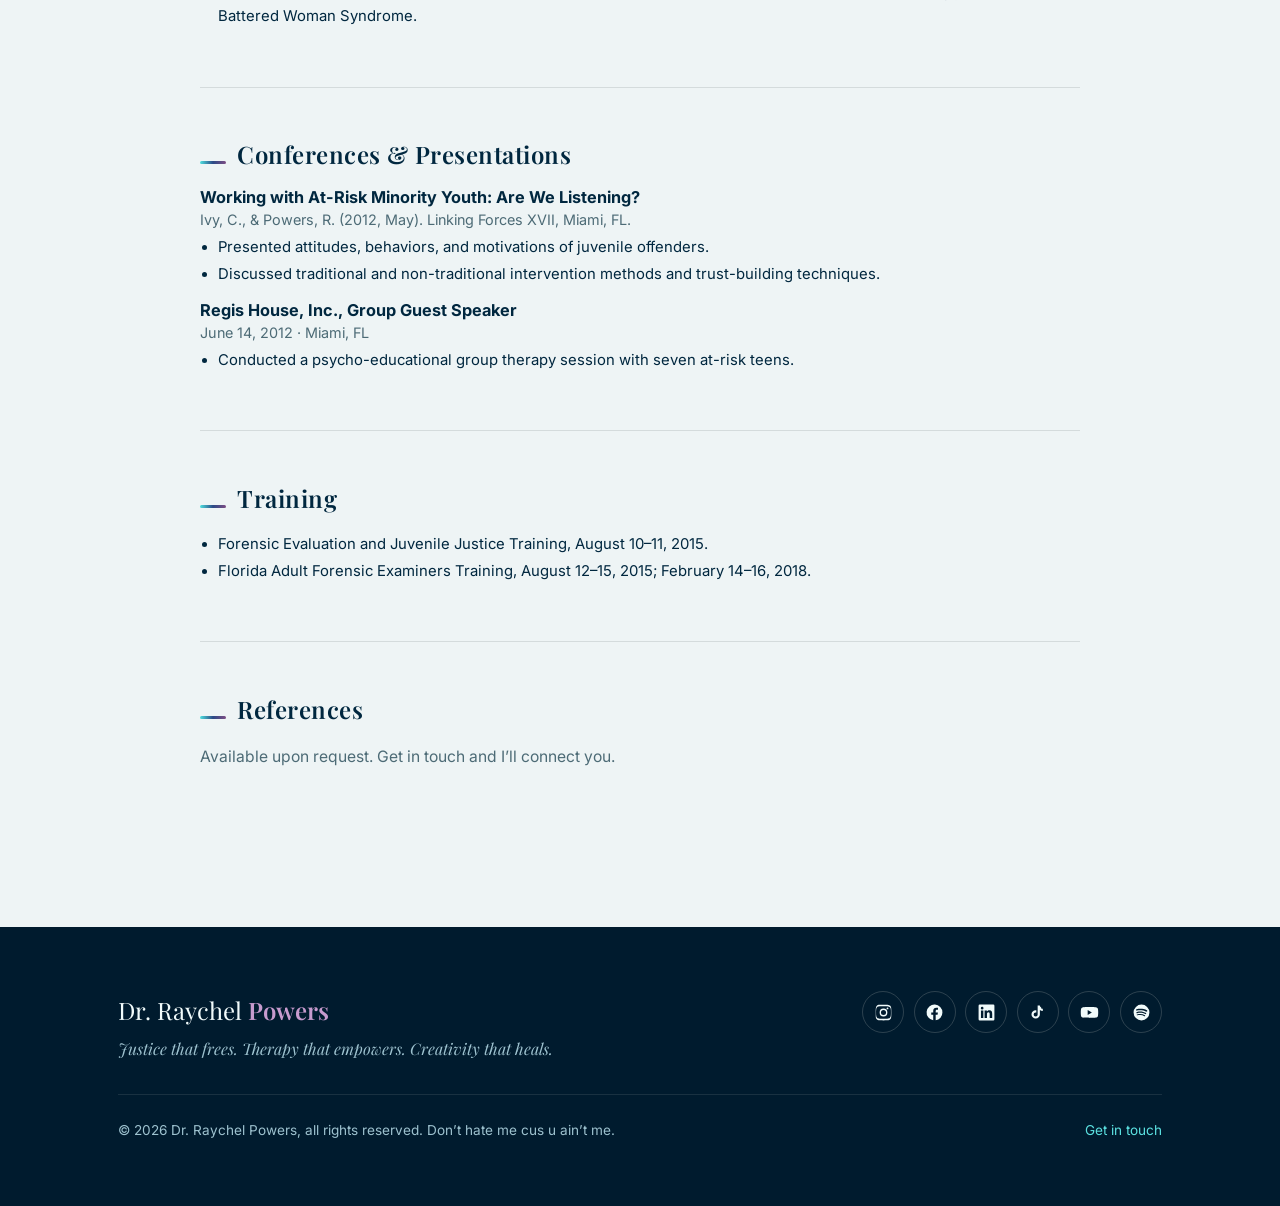
<file: cv.html>
<!DOCTYPE html>
<html lang="en">
<head>
  <meta charset="UTF-8" />
  <meta name="viewport" content="width=device-width, initial-scale=1" />
  <title>Curriculum Vitae | Raychel Powers, Psy.D.</title>
  <meta name="description" content="Curriculum vitae of Raychel Powers, Psy.D., Florida & Colorado licensed psychologist with a forensic concentration. Private practice, forensic evaluation, research, and teaching." />
  <meta name="author" content="Dr. Raychel Powers" />
  <meta name="theme-color" content="#00273f" />
  <meta name="robots" content="index, follow" />
  <link rel="canonical" href="https://drpowers.org/cv.html" />
  <link rel="icon" href="assets/favicon-heart.svg" type="image/svg+xml" />
  <link rel="preconnect" href="https://fonts.googleapis.com" />
  <link rel="preconnect" href="https://fonts.gstatic.com" crossorigin />
  <link href="https://fonts.googleapis.com/css2?family=Playfair+Display:ital,wght@0,400;0,500;0,600;0,700;1,400;1,500;1,600&family=Inter:wght@400;500;600;700&display=swap" rel="stylesheet" />
  <link rel="stylesheet" href="css/style.css" />
</head>
<body>
  <a class="skip-link" href="#main">Skip to content</a>
  <header id="site-header" class="site-header" aria-label="Primary"></header>

  <main id="main">

    <!-- ===== CV HEADER ===== -->
    <section class="cv-hero">
      <div class="wrap cv-hero__inner">
        <h1>Raychel <span class="pw">Powers</span>, Psy.D.</h1>
        <p class="role">Licensed Psychologist · Forensic Concentration · CV updated June 2026</p>
        <ul class="cv-contact">
          <li>901 N. Gadsden Street, Tallahassee, FL 32303</li>
          <li><a href="mailto:Info@DrPowersTherapy.com">Info@DrPowersTherapy.com</a></li>
        </ul>
        <div class="cv-actions">
          <a class="btn btn--gold" href="assets/RPowers-CV.pdf" target="_blank" rel="noopener" download>Download PDF</a>
          <a class="btn btn--ghost" href="index.html#home">Back to home</a>
        </div>
      </div>
    </section>

    <!-- ===== CV BODY ===== -->
    <div class="cv-body">

      <!-- Licenses -->
      <section class="cv-section">
        <h2>Licensure</h2>
        <div class="lic-grid">
          <div class="lic">
            <h3>Florida Licensed Psychologist</h3>
            <p>License PY9748</p>
            <p>Awarded November 18, 2016</p>
            <p>Expires May 31, 2028</p>
          </div>
          <div class="lic">
            <h3>Colorado Licensed Psychologist</h3>
            <p>License PY6945</p>
            <p>Awarded October 31, 2025</p>
            <p>Expires August 31, 2027</p>
          </div>
        </div>
      </section>

      <!-- Education -->
      <section class="cv-section">
        <h2>Education</h2>
        <div class="edu">
          <h3>Doctor of Psychology (Psy.D.), Clinical Psychology</h3>
          <p class="meta">Nova Southeastern University, Fort Lauderdale, FL · Conferred August 2014</p>
          <ul><li>Forensic Concentration</li></ul>
        </div>
        <div class="edu">
          <h3>Master of Science, Clinical Psychology</h3>
          <p class="meta">Nova Southeastern University, Fort Lauderdale, FL · October 2011</p>
        </div>
        <div class="edu">
          <h3>Bachelor of Arts, Psychology</h3>
          <p class="meta">Purdue University, Fort Wayne, IN · 2007 · Minor in Criminal Justice</p>
          <ul>
            <li>Graduated Magna Cum Laude</li>
            <li>Focused research coursework on therapy in the prison setting</li>
          </ul>
        </div>
      </section>

      <!-- Professional Experience -->
      <section class="cv-section">
        <h2>Professional Experience</h2>
        <div class="xp">

          <article class="job">
            <div class="job__head"><h3 class="job__org">Private Practice</h3><span class="job__when">Oct 2017 – Present · Tallahassee, FL</span></div>
            <p class="job__role">Owner / Operator</p>
            <ul>
              <li>Provide individual and couples therapy to teens and adults with a wide range of psychological concerns.</li>
              <li>Conduct Fitness-for-Duty evaluations for a Florida county School Guardian Program (firearms assessments).</li>
              <li>Conduct Fitness-for-Duty evaluations for Florida Department of Corrections employees.</li>
              <li>Administer psychological assessments and prepare psychological reports.</li>
              <li>Conduct Compensation &amp; Pension evaluations for veterans via contracts with VES and QTC.</li>
              <li>Conduct forensic competency examinations in Leon County.</li>
              <li>Conducted placement assessments for the Agency for Persons with Disabilities.</li>
              <li>Provide clinical supervision to mental-health counseling interns and post-doctoral residents.</li>
            </ul>
          </article>

          <article class="job">
            <div class="job__head"><h3 class="job__org">Florida State Hospital</h3><span class="job__when">Dec 2016 – Nov 2018 · Chattahoochee, FL</span></div>
            <p class="job__role">Senior Psychologist</p>
            <ul>
              <li>Conducted forensic evaluations on Competence to Proceed and Not Guilty by Reason of Insanity under Florida criminal law.</li>
              <li>Completed competency reports to the court.</li>
              <li>Evaluated residents for risk of harm to self and others and assigned relevant levels of supervision.</li>
              <li>Provided clinical supervision for post-doctoral and practicum students.</li>
              <li>Worked collaboratively with interdisciplinary recovery teams: psychiatry, social work, unit staff, nursing, and team leaders.</li>
              <li>Provided crisis intervention.</li>
            </ul>
          </article>

          <article class="job">
            <div class="job__head"><h3 class="job__org">Mental Health Center of Florida</h3><span class="job__when">Nov 2015 – Nov 2016 · Fort Lauderdale, FL</span></div>
            <p class="job__role">Post-Doctoral Resident</p>
            <p class="job__sup">Supervisor: Ann Monis, Ph.D.</p>
            <ul>
              <li>Conducted psychological evaluations for clients referred by the Department of Children and Families and primary-care physicians.</li>
              <li>Provided individual therapy to older adults in assisted-living facilities.</li>
            </ul>
          </article>

          <article class="job">
            <div class="job__head"><h3 class="job__org">Lisa Saponaro, Ph.D., Inc.</h3><span class="job__when">Jan 2015 – Nov 2015 · Fort Lauderdale, FL</span></div>
            <p class="job__role">Post-Doctoral Resident</p>
            <p class="job__sup">Supervisor: Lisa Saponaro, Ph.D.</p>
            <ul>
              <li>Conducted evaluations for community mental-health agencies, court-ordered youth, and Vocational Rehabilitation.</li>
              <li>Evaluation types included intellectual, learning disability, vocational, treatment recommendation, and forensic placement.</li>
              <li>Provided individual therapy to adults and children, and couples therapy.</li>
            </ul>
          </article>

          <article class="job">
            <div class="job__head"><h3 class="job__org">Gerena &amp; Associates</h3><span class="job__when">Feb 2015 – Nov 2015 · Fort Lauderdale, FL</span></div>
            <p class="job__role">Therapist</p>
            <p class="job__sup">Supervisor: Juliana Gerena, Psy.D.</p>
            <ul>
              <li>Provided individual therapy to adults and children.</li>
              <li>Conducted court-ordered evaluations for youth involved with the juvenile-justice system.</li>
              <li>Conducted individual and family therapy within the G.A.T.E. and S.A.F.E. programs.</li>
              <li>Co-facilitated adult and juvenile group therapy; completed case documentation.</li>
            </ul>
          </article>

          <article class="job">
            <div class="job__head"><h3 class="job__org">Parent Information Resource Center</h3><span class="job__when">Jan 2015 – Jul 2015 · Fort Lauderdale, FL</span></div>
            <p class="job__role">Senior Counselor, Post-Doctoral Resident</p>
            <p class="job__sup">Supervisor: Cynthia Somers, Ph.D.</p>
            <ul>
              <li>Provided individual therapy to adults and children.</li>
              <li>Conducted intakes and suicide-risk assessments.</li>
              <li>Completed CFARS, intakes, treatment plans, and discharges.</li>
            </ul>
          </article>

          <article class="job">
            <div class="job__head"><h3 class="job__org">Harris County Community Supervision</h3><span class="job__when">Sep 2014 – Dec 2014 · Houston, TX</span></div>
            <p class="job__role">Clinical Assessment Specialist, Post-Doctoral</p>
            <p class="job__sup">Supervisor: Siji John, Ph.D.</p>
            <ul>
              <li>Conducted psychological interviews in the community and correctional settings to obtain full psychological histories.</li>
              <li>Assessed recidivism risk using the Texas Risk Assessment System.</li>
              <li>Wrote comprehensive reports with recommendations for courts and probation officers.</li>
            </ul>
          </article>

          <article class="job">
            <div class="job__head"><h3 class="job__org">Federal Correctional Complex</h3><span class="job__when">Aug 2013 – Aug 2014 · Terre Haute, IN</span></div>
            <p class="job__role">Clinical Psychology Internship</p>
            <p class="job__sup">Supervisor: Jacqueline Cranmer, Psy.D.</p>
            <ul>
              <li>Worked across three security levels (low, medium, and high).</li>
              <li>Conducted brief counseling, individual therapy, and group therapy.</li>
              <li>Provided crisis intervention for self-harm, suicidal and homicidal ideation, anger, and conduct issues.</li>
              <li>Assessed for learning disability, malingering, suicide risk, ADX referrals, and SHU placement.</li>
              <li>Consulted with medical and psychiatry departments for medication referrals.</li>
            </ul>
          </article>

          <article class="job">
            <div class="job__head"><h3 class="job__org">Lisa Saponaro, Psy.D.</h3><span class="job__when">Feb 2010 – Aug 2013 · Fort Lauderdale, FL</span></div>
            <p class="job__role">Psychological Trainee, Psychometrician &amp; Therapist</p>
            <p class="job__sup">Supervisor: Lisa Saponaro, Psy.D.</p>
            <ul>
              <li>Conducted evaluations for community mental-health agencies, court-ordered youth, and the State of Florida.</li>
              <li>Prepared over 125 psychological reports for children and adults (ages 5 to 70).</li>
              <li>Evaluation types included intellectual, learning disability, vocational, treatment recommendation, and forensic placement.</li>
              <li>Provided individual therapy to adults and children.</li>
            </ul>
          </article>

          <article class="job">
            <div class="job__head"><h3 class="job__org">Federal Correctional Institution</h3><span class="job__when">Aug 2011 – May 2012 · Miami, FL</span></div>
            <p class="job__role">Psychology Trainee / Practicum Student</p>
            <p class="job__sup">Supervisors: Selma De Jesus, Psy.D. &amp; Sherri Skibinski, Psy.D.</p>
            <ul>
              <li>Provided individual therapy to an adult male population.</li>
              <li>Conducted assessments for malingering, diagnosis, personality, and learning disabilities.</li>
              <li>Facilitated psycho-educational groups on substance use and process groups on criminal thinking.</li>
              <li>Conducted intakes, suicide-risk screening, mental-status exams, and medication-compliance evaluations.</li>
            </ul>
          </article>

          <article class="job">
            <div class="job__head"><h3 class="job__org">Youth Affairs Practicum</h3><span class="job__when">Aug 2010 – Aug 2011 · West Palm Beach, FL</span></div>
            <p class="job__role">Psychology Trainee</p>
            <p class="job__sup">Supervisor: Shayna Ginsburg, Psy.D.</p>
            <ul>
              <li>Conducted family and individual therapy with voluntary and court-ordered clients via the Family Violence Intervention Project and Youth Court.</li>
              <li>Conducted evaluations for the Juvenile Firesetters Intervention Program.</li>
              <li>Facilitated a parenting-skills group.</li>
            </ul>
          </article>

          <article class="job">
            <div class="job__head"><h3 class="job__org">Forensic Practicum</h3><span class="job__when">Aug 2009 – Aug 2010 · Fort Lauderdale, FL</span></div>
            <p class="job__role">Psychology Trainee</p>
            <p class="job__sup">Supervisors: David Shapiro, Ph.D.; Lenore Walker, Ed.D.; Ross Seligson, Ph.D.</p>
            <ul>
              <li>Conducted evaluations for a residential substance-abuse center, Legal Aid, and the Guardian ad Litem program.</li>
              <li>Facilitated the Survivor Therapy Empowerment Program (STEP) with incarcerated women in a county jail.</li>
              <li>Lead co-author of the Juvenile Aggression Reduction Training (JART), a psycho-educational group program for youth.</li>
              <li>Facilitated JART and Girl Talk groups with incarcerated juveniles in detention.</li>
              <li>Attended court to observe proceedings and evaluate the mental status of defendants.</li>
            </ul>
          </article>

          <article class="job">
            <div class="job__head"><h3 class="job__org">Mental Health Resource Center</h3><span class="job__when">Aug 2007 – 2008 · Jacksonville, FL</span></div>
            <p class="job__role">Case Worker, Child Protection</p>
            <ul>
              <li>Managed a caseload of 15 children and families involved with the Department of Children and Families.</li>
              <li>Prepared for and appeared in court to update on child welfare and parents&rsquo; case-plan progress.</li>
              <li>Conducted home visits to ensure child safety.</li>
              <li>Coordinated treatment-team meetings, adoption staffing, medical travel, and teacher consultations.</li>
            </ul>
          </article>

        </div>
      </section>

      <!-- Research -->
      <section class="cv-section simple">
        <h2>Research Experience</h2>
        <h3>Power and Control Inventory · 2010–2014</h3>
        <p class="meta">Supervisor: David Shapiro, Ph.D., ABPP</p>
        <ul>
          <li>Project leader developing the Power and Control Inventory (PCI) to identify men likely to batter their partners.</li>
          <li>Created items based on Battered Woman Syndrome research; built the scoring system and sourced populations for administration.</li>
          <li>Awarded a Presidential Research Grant, May 2012.</li>
        </ul>
        <h3>Code of the Street Research · 2009–2011</h3>
        <p class="meta">Supervisor: David Shapiro, Ph.D., ABPP</p>
        <ul>
          <li>Assessed Elijah Anderson&rsquo;s <em>Code of the Street</em> (1999) for psychological implications and treatment uses.</li>
        </ul>
        <h3>Death Penalty Research · 2009–2010</h3>
        <p class="meta">Supervisor: David Shapiro, Ph.D., ABPP</p>
        <ul>
          <li>Evaluated capital cases for the relationship between expert testimony and sentencing outcomes; reviewed and coded case information.</li>
        </ul>
        <h3>Battered Woman Syndrome · 2009–2010</h3>
        <p class="meta">Supervisor: Lenore Walker, Ed.D., ABPP</p>
        <ul>
          <li>Conducted structured interviews and assessments with female domestic-violence survivors in a county jail to validate Battered Woman Syndrome.</li>
        </ul>
      </section>

      <!-- Presentations -->
      <section class="cv-section simple">
        <h2>Conferences &amp; Presentations</h2>
        <h3>Working with At-Risk Minority Youth: Are We Listening?</h3>
        <p class="meta">Ivy, C., &amp; Powers, R. (2012, May). Linking Forces XVII, Miami, FL.</p>
        <ul>
          <li>Presented attitudes, behaviors, and motivations of juvenile offenders.</li>
          <li>Discussed traditional and non-traditional intervention methods and trust-building techniques.</li>
        </ul>
        <h3>Regis House, Inc., Group Guest Speaker</h3>
        <p class="meta">June 14, 2012 · Miami, FL</p>
        <ul>
          <li>Conducted a psycho-educational group therapy session with seven at-risk teens.</li>
        </ul>
      </section>

      <!-- Training -->
      <section class="cv-section simple">
        <h2>Training</h2>
        <ul>
          <li>Forensic Evaluation and Juvenile Justice Training, August 10–11, 2015.</li>
          <li>Florida Adult Forensic Examiners Training, August 12–15, 2015; February 14–16, 2018.</li>
        </ul>
      </section>

      <!-- References -->
      <section class="cv-section">
        <h2>References</h2>
        <p class="refs-note">Available upon request. <a href="index.html#connect">Get in touch</a> and I&rsquo;ll connect you.</p>
      </section>

    </div>
  </main>

  <footer id="site-footer" class="site-footer"></footer>
  <script src="js/script.js"></script>
</body>
</html>
</file>
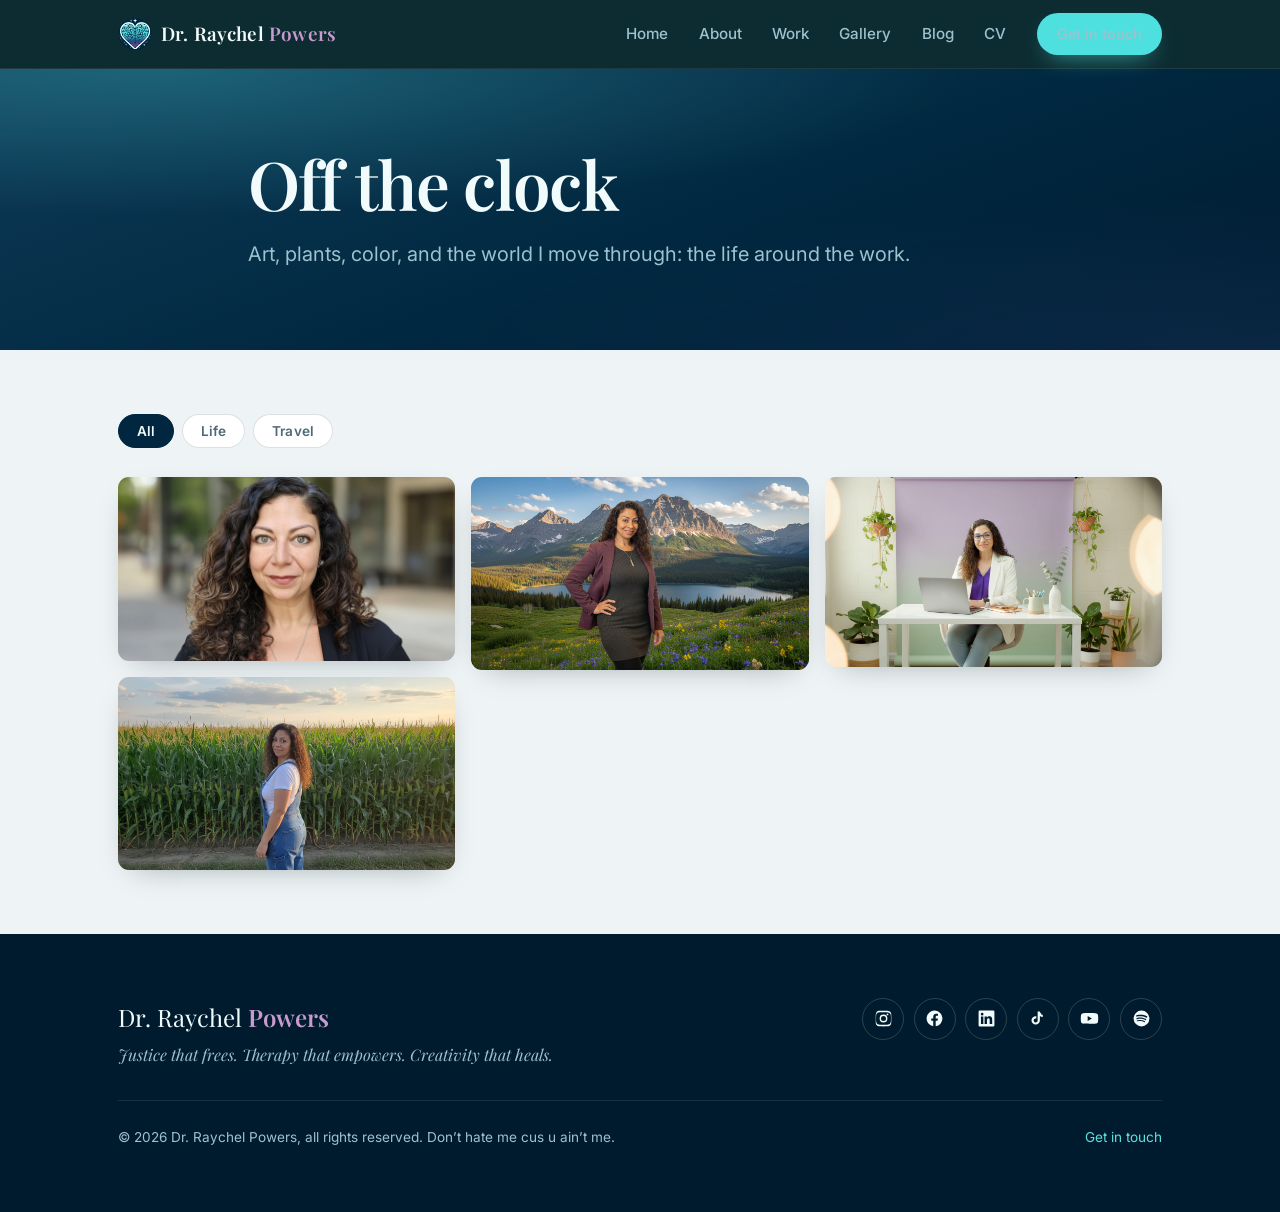
<file: gallery.html>
<!DOCTYPE html>
<html lang="en">
<head>
  <meta charset="UTF-8" />
  <meta name="viewport" content="width=device-width, initial-scale=1" />
  <title>Gallery | Dr. Raychel Powers</title>
  <meta name="description" content="A gallery of work and life from Dr. Raychel Powers: art, painting, plants, photography, and the world off the clock." />
  <meta name="author" content="Dr. Raychel Powers" />
  <meta name="theme-color" content="#00273f" />
  <link rel="canonical" href="https://drpowers.org/gallery.html" />
  <link rel="icon" href="assets/favicon-heart.svg" type="image/svg+xml" />
  <link rel="preconnect" href="https://fonts.googleapis.com" />
  <link rel="preconnect" href="https://fonts.gstatic.com" crossorigin />
  <link href="https://fonts.googleapis.com/css2?family=Playfair+Display:ital,wght@0,400;0,500;0,600;0,700;1,400;1,500;1,600&family=Inter:wght@400;500;600;700&display=swap" rel="stylesheet" />
  <link rel="stylesheet" href="css/style.css" />
</head>
<body>
  <a class="skip-link" href="#main">Skip to content</a>
  <header id="site-header" class="site-header" aria-label="Primary"></header>

  <main id="main">
    <section class="gal-hero">
      <div class="wrap gal-hero__inner">
        <h1>Off the clock</h1>
        <p>Art, plants, color, and the world I move through: the life around the work.</p>
      </div>
    </section>

    <div class="gal-body">
      <div class="wrap">
        <div class="gal-filters" id="gal-filters" role="group" aria-label="Filter gallery"></div>
        <div class="gal-grid" id="gal-grid"></div>
      </div>
    </div>
  </main>

  <footer id="site-footer" class="site-footer"></footer>
  <script src="js/script.js"></script>
  <script src="js/gallery.js"></script>
</body>
</html>
</file>
<file: css/style.css>
/* ============================================================
   Dr. Raychel Powers — drraychelpowers.com
   Palette: dusk over deep water (teal-charcoal + sunset gold + rebel coral)
   ============================================================ */

:root {
  /* Color — matched to the exact Dr Powers brain-heart logo palette */
  --ink:      #00273f;   /* deep navy — the logo badge                */
  --ink-2:    #0e3a57;   /* raised dark surface                       */
  --ink-3:    #001b2e;   /* deepest, for footer                       */
  --paper:    #eef4f5;   /* cool off-white — light sections           */
  --paper-2:  #e1ebed;   /* cool raised surface                       */
  --gold:     #4ee0df;   /* bright cyan — primary accent / CTA        */
  --gold-deep:#0a7fa7;   /* deep teal — hover                         */
  --coral:    #2b4a86;   /* logo mid-brain blue — secondary accent    */
  --sky:      #5be1e1;   /* light cyan — links / highlights on ink    */
  --purple:   #7d4d84;   /* logo purple — base of the brain gradient  */
  --purple-deep:#5e3a64;
  --brand-purple:#c79bce; /* lightened logo mauve for the "Powers" name accent */

  --text-light: #f1fbfb; /* on dark   */
  --text-dim:   #9dc2cf; /* muted on dark */
  --text-dark:  #00273f; /* on light  */
  --text-mute:  #4d6b76; /* muted on light */

  /* Type — professional editorial pairing */
  --display: "Playfair Display", Georgia, "Times New Roman", serif;
  --body: "Inter", system-ui, -apple-system, "Segoe UI", sans-serif;

  /* Space + shape */
  --wrap: 1140px;
  --gutter: clamp(1.25rem, 4vw, 3rem);
  --radius: 18px;
  --radius-sm: 11px;
  --shadow: 0 18px 50px -22px rgba(0, 18, 32, .55);
  --shadow-soft: 0 10px 30px -16px rgba(0, 18, 32, .4);

  --ease: cubic-bezier(.2, .7, .2, 1);
}

/* ---------- Reset / base ---------- */
*, *::before, *::after { box-sizing: border-box; }
html { scroll-behavior: smooth; -webkit-text-size-adjust: 100%; }
@media (prefers-reduced-motion: reduce) { html { scroll-behavior: auto; } }

body {
  margin: 0;
  font-family: var(--body);
  color: var(--text-dark);
  background: var(--ink);
  line-height: 1.6;
  -webkit-font-smoothing: antialiased;
  text-rendering: optimizeLegibility;
}

img, iframe { max-width: 100%; display: block; }
a { color: inherit; text-decoration: none; }

h1, h2, h3 {
  font-family: var(--display);
  font-weight: 600;
  line-height: 1.04;
  margin: 0;
  font-optical-sizing: auto;
}

.wrap { width: 100%; max-width: var(--wrap); margin-inline: auto; padding-inline: var(--gutter); }

.sr-only {
  position: absolute; width: 1px; height: 1px; padding: 0; margin: -1px;
  overflow: hidden; clip: rect(0,0,0,0); white-space: nowrap; border: 0;
}

.skip-link {
  position: absolute; left: 1rem; top: -3rem; z-index: 100;
  background: var(--gold); color: var(--ink); padding: .6rem 1rem;
  border-radius: 0 0 10px 10px; font-weight: 600; transition: top .2s var(--ease);
}
.skip-link:focus { top: 0; }

:focus-visible { outline: 3px solid var(--gold); outline-offset: 3px; border-radius: 4px; }

/* ---------- Shared bits ---------- */
.eyebrow {
  font-family: var(--body);
  text-transform: uppercase;
  letter-spacing: .22em;
  font-size: .72rem;
  font-weight: 600;
  color: var(--gold);
  margin: 0 0 1rem;
}
.eyebrow--dark { color: var(--gold-deep); }

.section-head { max-width: 640px; margin-bottom: clamp(2rem, 5vw, 3.5rem); }
.section-head h2 { font-size: clamp(2rem, 5vw, 3.1rem); }
.section-sub { color: var(--text-mute); font-size: 1.05rem; margin-top: 1rem; }
.section-sub a { color: var(--gold-deep); text-decoration: underline; text-underline-offset: 3px; }

.btn {
  display: inline-flex; align-items: center; justify-content: center; gap: .5rem;
  font-family: var(--body); font-weight: 600; font-size: 1rem;
  padding: .85rem 1.6rem; border-radius: 999px; cursor: pointer;
  border: 1.5px solid transparent; transition: transform .2s var(--ease), box-shadow .2s var(--ease), background .2s var(--ease), color .2s var(--ease);
  white-space: nowrap;
}
.btn--gold { background: var(--gold); color: var(--ink); box-shadow: 0 10px 24px -12px rgba(78,224,223,.8); }
.btn--gold:hover { background: #7debea; transform: translateY(-2px); }
.btn--ghost { background: transparent; color: var(--text-light); border-color: rgba(244,239,228,.35); }
.btn--ghost:hover { border-color: var(--text-light); transform: translateY(-2px); }

/* ---------- Header (injected) ---------- */
.site-header {
  position: sticky; top: 0; z-index: 50;
  backdrop-filter: blur(10px);
  background: rgba(2,32,49,.72);
  border-bottom: 1px solid rgba(244,239,228,.08);
  transition: background .3s var(--ease);
}
.nav { display: flex; align-items: center; justify-content: space-between; gap: 1.5rem; height: 68px; }
.brand { display: inline-flex; align-items: center; gap: .55rem; font-family: var(--display); font-weight: 600; font-size: 1.18rem; color: var(--text-light); letter-spacing: .01em; }
.brand__mark { width: 34px; height: 34px; flex: none; }
.brand b { color: var(--brand-purple); font-weight: 600; }

.nav__links { display: flex; align-items: center; gap: 1.9rem; list-style: none; margin: 0; padding: 0; }
.nav__links a { color: var(--text-dim); font-size: .95rem; font-weight: 500; transition: color .2s var(--ease); }
.nav__links a:hover { color: var(--text-light); }
.nav .btn { padding: .55rem 1.2rem; font-size: .9rem; }

.nav__toggle {
  display: none; background: none; border: 0; cursor: pointer; padding: .4rem;
  width: 44px; height: 44px;
}
.nav__toggle span { display: block; width: 24px; height: 2px; background: var(--text-light); margin: 5px auto; transition: transform .3s var(--ease), opacity .3s var(--ease); }
.nav__toggle[aria-expanded="true"] span:nth-child(1) { transform: translateY(7px) rotate(45deg); }
.nav__toggle[aria-expanded="true"] span:nth-child(2) { opacity: 0; }
.nav__toggle[aria-expanded="true"] span:nth-child(3) { transform: translateY(-7px) rotate(-45deg); }

/* ---------- Hero ---------- */
.hero {
  position: relative; overflow: hidden;
  background:
    radial-gradient(120% 90% at 78% 8%, rgba(43,74,134,.30), transparent 55%),
    radial-gradient(90% 70% at 50% 108%, rgba(125,77,132,.28), transparent 60%),
    radial-gradient(120% 80% at 10% 100%, rgba(78,224,223,.22), transparent 60%),
    linear-gradient(160deg, #0e3a57 0%, var(--ink) 55%, var(--ink-3) 100%);
  color: var(--text-light);
}
.hero__glow {
  position: absolute; inset: 0;
  background: radial-gradient(60% 50% at 50% -10%, rgba(91,225,225,.18), transparent 70%);
  pointer-events: none;
}

/* ---------- Sparkle (echoes the logo's little stars) ---------- */
.sparkles { position: absolute; inset: 0; pointer-events: none; overflow: hidden; z-index: 0; }
.sparkle {
  position: absolute; font-size: 13px; line-height: 1; opacity: 0;
  color: var(--sky); text-shadow: 0 0 8px rgba(91,225,225,.75);
  animation: twinkle 4.5s var(--ease) infinite;
  will-change: transform, opacity;
}
.sparkle--white { color: #fff; text-shadow: 0 0 9px rgba(255,255,255,.8); }
.sparkle--gold  { color: var(--gold); text-shadow: 0 0 8px rgba(78,224,223,.75); }
@keyframes twinkle {
  0%, 100% { opacity: 0; transform: scale(.5) rotate(0deg); }
  50%      { opacity: .95; transform: scale(1) rotate(15deg); }
}
.sparkle.s1  { top: 14%; left: 9%;  font-size: 16px; animation-delay: .0s;  }
.sparkle.s2  { top: 22%; left: 33%; font-size: 10px; animation-delay: 1.1s; }
.sparkle.s3  { top: 10%; left: 62%; font-size: 12px; animation-delay: 2.3s; }
.sparkle.s4  { top: 30%; left: 82%; font-size: 18px; animation-delay: .6s;  }
.sparkle.s5  { top: 52%; left: 5%;  font-size: 12px; animation-delay: 1.8s; }
.sparkle.s6  { top: 64%; left: 46%; font-size: 9px;  animation-delay: 3.0s; }
.sparkle.s7  { top: 46%; left: 92%; font-size: 11px; animation-delay: 2.6s; }
.sparkle.s8  { top: 78%; left: 24%; font-size: 14px; animation-delay: .9s;  }
.sparkle.s9  { top: 84%; left: 70%; font-size: 12px; animation-delay: 2.0s; }
.sparkle.s10 { top: 38%; left: 20%; font-size: 9px;  animation-delay: 3.6s; }
@media (prefers-reduced-motion: reduce) {
  .sparkle { animation: none; opacity: .55; }
}

.hero__inner {
  position: relative; z-index: 1; padding-block: clamp(3.8rem, 11vw, 7.5rem);
  display: grid; grid-template-columns: minmax(0,1.15fr) minmax(0,.85fr);
  gap: clamp(2rem, 6vw, 4.5rem); align-items: center;
}
.hero__portrait {
  width: 100%; max-width: 400px; height: auto; justify-self: center;
  aspect-ratio: 4 / 5; object-fit: cover; object-position: center 22%;
  border-radius: var(--radius); border: 3px solid rgba(255,255,255,.9);
  box-shadow: 0 26px 64px -26px rgba(0,0,0,.62);
}
.hero__logo { width: clamp(76px, 12vw, 104px); height: auto; margin: 0 0 1.4rem; filter: drop-shadow(0 12px 26px rgba(125,77,132,.35)); }
.hero__name {
  font-size: clamp(3.4rem, 12vw, 7.5rem);
  font-weight: 600; letter-spacing: -.02em; margin: .2rem 0 1.4rem;
}
.pw { color: var(--brand-purple); }
.hero__lead { max-width: 38ch; font-size: clamp(1.1rem, 2.4vw, 1.4rem); color: var(--text-dim); margin: 0 0 1.9rem; }

.creed {
  display: flex; flex-direction: column; gap: .15rem;
  font-family: var(--display); font-style: italic; font-weight: 500;
  font-size: clamp(1.35rem, 4vw, 2.3rem); line-height: 1.15; margin: 0 0 2.4rem;
}
.creed span:nth-child(1) { color: var(--sky); }
.creed span:nth-child(2) { color: var(--gold); }
.creed span:nth-child(3) { color: var(--brand-purple); }

.hero__cta { display: flex; flex-wrap: wrap; gap: .9rem; }
.hero__meta {
  margin-top: 2.6rem; font-size: .82rem; letter-spacing: .14em; text-transform: uppercase;
  color: var(--text-dim); opacity: .8;
}

/* ---------- Creed ticker ---------- */
.ticker {
  background: var(--gold); color: var(--ink);
  overflow: hidden; white-space: nowrap; border-block: 2px solid var(--ink);
}
.ticker__track {
  display: inline-flex; align-items: center; gap: 1.6rem;
  padding-block: .7rem; font-family: var(--display); font-style: italic;
  font-size: 1.15rem; font-weight: 500;
  animation: marquee 26s linear infinite;
}
.ticker__track .sun { font-style: normal; color: var(--coral); }
@keyframes marquee { from { transform: translateX(0); } to { transform: translateX(-50%); } }

/* ---------- What I do ---------- */
.work { background: var(--paper); color: var(--text-dark); padding-block: clamp(4rem, 9vw, 7rem); }
.grid {
  display: grid; gap: 1.25rem;
  grid-template-columns: repeat(auto-fit, minmax(280px, 1fr));
}
.grid--3 { grid-template-columns: repeat(auto-fit, minmax(260px, 1fr)); }

.card {
  display: flex; flex-direction: column; gap: .7rem;
  background: #fff; border: 1px solid rgba(27,42,40,.08);
  border-radius: var(--radius); padding: 1.7rem 1.6rem;
  box-shadow: var(--shadow-soft);
  transition: transform .25s var(--ease), box-shadow .25s var(--ease), border-color .25s var(--ease);
  position: relative; overflow: hidden;
}
.card::before {
  content: ""; position: absolute; left: 0; top: 0; bottom: 0; width: 4px;
  background: linear-gradient(var(--gold), var(--coral), var(--purple)); transform: scaleY(0); transform-origin: top;
  transition: transform .3s var(--ease);
}
.card:hover { transform: translateY(-5px); box-shadow: var(--shadow); border-color: rgba(27,42,40,.16); }
.card:hover::before { transform: scaleY(1); }
.card__tag {
  align-self: flex-start; font-size: .68rem; font-weight: 700; letter-spacing: .12em;
  text-transform: uppercase; color: var(--gold-deep);
  background: rgba(78,224,223,.14); padding: .3rem .65rem; border-radius: 999px;
}
.card h3 { font-size: 1.32rem; }
.card p { margin: 0; color: var(--text-mute); font-size: .98rem; flex: 1; }
.card__go { font-weight: 600; font-size: .9rem; color: var(--ink); margin-top: .3rem; }
.card:hover .card__go { color: var(--gold-deep); }

/* ---------- BE333 ---------- */
.be333 {
  background:
    radial-gradient(90% 120% at 90% 10%, rgba(43,74,134,.22), transparent 60%),
    var(--ink-2);
  color: var(--text-light); padding-block: clamp(4rem, 9vw, 7rem);
}
.be333__inner { display: grid; grid-template-columns: minmax(0,.9fr) minmax(0,1.1fr); gap: clamp(2rem,6vw,5rem); align-items: center; }
.be333__lockup { display: flex; align-items: center; justify-content: center; gap: .4rem; font-family: var(--display); }
.be333__digit {
  height: clamp(4.5rem, 16vw, 11rem); width: auto; display: block;
  filter: drop-shadow(0 8px 18px rgba(0,0,0,.28));
}
.be333__x { font-size: clamp(2.5rem, 8vw, 5rem); color: var(--sky); transform: translateY(-.35em); }
.be333__copy h2 { font-size: clamp(1.8rem, 4vw, 2.7rem); margin-bottom: 1rem; }
.be333__copy p { color: var(--text-dim); margin: 0 0 1.6rem; max-width: 48ch; }

/* ---------- Recommends ---------- */
.recommends { background: var(--paper-2); color: var(--text-dark); padding-block: clamp(4rem, 9vw, 7rem); }
.rec {
  display: flex; flex-direction: column; gap: .6rem;
  background: #fff; border-radius: var(--radius); padding: 1.6rem;
  border: 1px solid rgba(27,42,40,.08); box-shadow: var(--shadow-soft);
  transition: transform .25s var(--ease), box-shadow .25s var(--ease);
}
.rec:hover { transform: translateY(-5px); box-shadow: var(--shadow); }
.rec h3 { font-size: 1.25rem; }
.rec p { margin: 0; color: var(--text-mute); font-size: .96rem; flex: 1; }

/* ---------- Featured video ---------- */
.video { background: var(--ink); color: var(--text-light); padding-block: clamp(4rem, 9vw, 7rem); }
.video__inner { display: grid; grid-template-columns: minmax(0,1fr) minmax(0,1.3fr); gap: clamp(2rem,5vw,4rem); align-items: center; }
.video__copy h2 { font-size: clamp(1.8rem, 4vw, 2.7rem); margin-bottom: 1rem; }
.video__copy p { color: var(--text-dim); max-width: 44ch; }
.video__frame {
  position: relative; aspect-ratio: 16 / 9; border-radius: var(--radius);
  overflow: hidden; box-shadow: var(--shadow); border: 1px solid rgba(244,239,228,.12);
}
.video__frame iframe { position: absolute; inset: 0; width: 100%; height: 100%; border: 0; }

/* ---------- Intro (Meet Dr. Powers) ---------- */
.intro { background: var(--paper); color: var(--text-dark); padding-block: clamp(3.5rem, 8vw, 6rem); }
.intro__inner { display: grid; grid-template-columns: minmax(0,.85fr) minmax(0,1.15fr); gap: clamp(2rem,5vw,4rem); align-items: center; }
.intro__photo {
  width: 100%; height: auto; aspect-ratio: 4 / 5; object-fit: cover; object-position: center 30%;
  border-radius: var(--radius); border: 3px solid #fff; box-shadow: var(--shadow); display: block;
}
.intro__copy h2 { font-size: clamp(1.9rem, 4.2vw, 2.9rem); margin-bottom: 1rem; }
.intro__copy p { color: var(--text-mute); font-size: 1.06rem; max-width: 52ch; margin: 0 0 1.5rem; }

/* ---------- BE333 meditation illustration ---------- */
.be333__figure {
  margin: 0 0 clamp(2rem, 5vw, 3.4rem); border-radius: var(--radius); overflow: hidden;
  box-shadow: var(--shadow); border: 1px solid rgba(255,255,255,.12);
}
.be333__figure img { width: 100%; aspect-ratio: 2 / 1; object-fit: cover; object-position: center; display: block; }

/* ---------- Full-bleed portrait band ---------- */
.portrait-band {
  position: relative; min-height: clamp(340px, 52vw, 560px);
  background-image:
    linear-gradient(90deg, rgba(0,39,63,.72), rgba(0,39,63,.15) 45%, transparent 70%),
    linear-gradient(0deg, rgba(0,39,63,.6), transparent 42%),
    url("../assets/mountaindr.png");
  background-size: cover; background-position: center 32%;
  display: flex; align-items: flex-end; color: #fff;
}
.portrait-band__inner { padding-block: clamp(1.6rem, 4vw, 2.6rem); }
.portrait-band .eyebrow { color: #fff; margin: 0; text-shadow: 0 2px 12px rgba(0,18,32,.6); }
.portrait-band h2 {
  font-size: clamp(1.7rem, 4vw, 2.8rem); max-width: 18ch; margin: .5rem 0 0;
  text-shadow: 0 2px 16px rgba(0,18,32,.55);
}

/* ---------- Ecosystem ---------- */
.worlds { background: var(--paper); color: var(--text-dark); padding-block: clamp(4rem, 9vw, 7rem); }
.world {
  display: flex; flex-direction: column; gap: .55rem;
  border: 1px solid rgba(27,42,40,.12); border-radius: var(--radius); padding: 1.7rem;
  background: linear-gradient(180deg, #fff, var(--paper-2));
  transition: transform .25s var(--ease), box-shadow .25s var(--ease);
}
.world:hover { transform: translateY(-5px); box-shadow: var(--shadow); }
.world h3 { font-size: 1.3rem; }
.world p { margin: 0; color: var(--text-mute); font-size: .96rem; flex: 1; }

/* ---------- CV ---------- */
.cv { background: var(--ink-3); color: var(--text-light); padding-block: clamp(3rem, 7vw, 5rem); }
.cv__inner { display: flex; flex-wrap: wrap; align-items: center; justify-content: space-between; gap: 1.8rem; }
.cv__inner h2 { font-size: clamp(1.5rem, 3.4vw, 2.2rem); margin: .3rem 0; max-width: 22ch; }
.cv__inner p { color: var(--text-dim); margin: 0; }

/* ---------- Connect / subscribe ---------- */
.connect {
  background:
    radial-gradient(80% 120% at 15% 0%, rgba(78,224,223,.20), transparent 55%),
    radial-gradient(80% 120% at 100% 100%, rgba(43,74,134,.20), transparent 55%),
    var(--ink-2);
  color: var(--text-light); padding-block: clamp(4rem, 9vw, 7rem);
}
.connect__inner { display: grid; grid-template-columns: minmax(0,1fr) minmax(0,1fr); gap: clamp(2rem,5vw,4rem); align-items: center; }
.connect__copy h2 { font-size: clamp(2rem, 5vw, 3rem); margin-bottom: .8rem; }
.connect__copy p { color: var(--text-dim); margin: 0; max-width: 40ch; }
.connect__form { display: flex; flex-wrap: wrap; gap: .75rem; align-items: center; }
.connect__form input {
  flex: 1 1 240px; min-width: 0; font-family: var(--body); font-size: 1rem;
  padding: .85rem 1.1rem; border-radius: 999px; border: 1.5px solid rgba(244,239,228,.25);
  background: rgba(255,255,255,.06); color: var(--text-light);
}
.connect__form input::placeholder { color: var(--text-dim); }
.connect__form input:focus { outline: none; border-color: var(--gold); background: rgba(255,255,255,.1); }
.form-status { flex-basis: 100%; margin: .4rem 0 0; font-size: .9rem; color: var(--sky); min-height: 1.2em; }
.form-status.error { color: #ffb4c4; }

/* ---------- Footer (injected) ---------- */
.site-footer { background: var(--ink-3); color: var(--text-dim); padding-block: clamp(2.8rem, 6vw, 4rem); }
.foot { display: grid; gap: 2rem; }
.foot__top { display: flex; flex-wrap: wrap; justify-content: space-between; gap: 1.5rem; align-items: flex-start; }
.foot__brand { font-family: var(--display); font-size: 1.5rem; color: var(--text-light); }
.foot__brand b { color: var(--brand-purple); font-weight: 600; }
.foot__tag { margin: .4rem 0 0; font-style: italic; font-family: var(--display); color: var(--text-dim); }
.social { display: flex; flex-wrap: wrap; gap: .6rem; }
.social a {
  display: inline-flex; align-items: center; justify-content: center;
  width: 42px; height: 42px; border-radius: 50%;
  border: 1px solid rgba(244,239,228,.18); color: var(--text-light);
  transition: background .2s var(--ease), border-color .2s var(--ease), transform .2s var(--ease);
}
.social a:hover { background: var(--gold); color: var(--ink); border-color: var(--gold); transform: translateY(-3px); }
.social svg { width: 19px; height: 19px; fill: currentColor; }
.foot__bottom { display: flex; flex-wrap: wrap; justify-content: space-between; gap: .8rem; padding-top: 1.6rem; border-top: 1px solid rgba(244,239,228,.1); font-size: .85rem; }
.foot__bottom a { color: var(--sky); }

/* ---------- Reveal animation ---------- */
.reveal { opacity: 0; transform: translateY(22px); transition: opacity .7s var(--ease), transform .7s var(--ease); }
.reveal.in { opacity: 1; transform: none; }

/* ---------- Responsive ---------- */
@media (max-width: 860px) {
  .be333__inner, .video__inner, .connect__inner, .intro__inner, .hero__inner { grid-template-columns: 1fr; }
  .intro__photo { max-width: 420px; }
  .hero__portrait { order: -1; max-width: 300px; margin-bottom: .5rem; }
  .be333__lockup { order: -1; }
  .nav__toggle { display: block; }
  .nav__links {
    position: absolute; top: 68px; left: 0; right: 0;
    flex-direction: column; align-items: stretch; gap: 0;
    background: var(--ink-2); padding: .5rem var(--gutter) 1.4rem;
    border-bottom: 1px solid rgba(244,239,228,.1);
    clip-path: inset(0 0 100% 0); transition: clip-path .35s var(--ease);
  }
  .nav__links.open { clip-path: inset(0 0 0 0); }
  .nav__links li { border-bottom: 1px solid rgba(244,239,228,.07); }
  .nav__links a { display: block; padding: 1rem .2rem; color: var(--text-light); }
  .nav__links .btn { margin-top: 1rem; }
  .cv__inner { flex-direction: column; align-items: flex-start; }
}

@media (prefers-reduced-motion: reduce) {
  .reveal { opacity: 1; transform: none; transition: none; }
  .ticker__track { animation: none; }
  .btn:hover, .card:hover, .rec:hover, .world:hover, .social a:hover { transform: none; }
}

/* ============================================================
   CV PAGE
   ============================================================ */
.cv-hero {
  background:
    radial-gradient(110% 90% at 85% 0%, rgba(43,74,134,.28), transparent 55%),
    radial-gradient(110% 90% at 0% 100%, rgba(78,224,223,.20), transparent 60%),
    linear-gradient(160deg, #0e3a57 0%, var(--ink) 60%, var(--ink-3) 100%);
  color: var(--text-light);
}
.cv-hero__inner { padding-block: clamp(3rem, 8vw, 5rem); }
.cv-hero h1 { font-size: clamp(2.6rem, 7vw, 4.4rem); letter-spacing: -.02em; }
.cv-hero .role { font-family: var(--display); font-style: italic; font-size: clamp(1.1rem,2.6vw,1.5rem); color: var(--sky); margin: .5rem 0 1.6rem; }
.cv-contact { display: flex; flex-wrap: wrap; gap: .5rem 1.6rem; font-size: .95rem; color: var(--text-dim); margin: 0 0 1.8rem; list-style: none; padding: 0; }
.cv-contact a { color: var(--text-dim); text-decoration: underline; text-underline-offset: 3px; }
.cv-contact a:hover { color: var(--gold); }

.cv-body { background: var(--paper); color: var(--text-dark); padding-block: clamp(3rem, 7vw, 5.5rem); }
.cv-section { max-width: 880px; margin: 0 auto; padding-bottom: clamp(2.2rem, 5vw, 3.4rem); }
.cv-section + .cv-section { border-top: 1px solid rgba(27,42,40,.12); padding-top: clamp(2.2rem, 5vw, 3.4rem); }
.cv-section > h2 {
  font-size: 1.5rem; letter-spacing: .02em; margin-bottom: 1.4rem;
  display: flex; align-items: baseline; gap: .7rem;
}
.cv-section > h2::before { content: ""; width: 26px; height: 3px; background: linear-gradient(90deg, var(--gold), var(--coral), var(--purple)); border-radius: 2px; }

.lic-grid { display: grid; gap: 1rem; grid-template-columns: repeat(auto-fit, minmax(240px,1fr)); }
.lic { background:#fff; border:1px solid rgba(27,42,40,.1); border-radius: var(--radius-sm); padding:1.1rem 1.3rem; box-shadow: var(--shadow-soft); }
.lic h3 { font-family: var(--body); font-size: 1.02rem; font-weight: 700; margin:0 0 .3rem; }
.lic p { margin:.15rem 0; font-size:.9rem; color: var(--text-mute); }

.edu { margin-bottom: 1.4rem; }
.edu:last-child { margin-bottom: 0; }
.edu h3 { font-family: var(--body); font-size: 1.08rem; font-weight: 700; margin: 0 0 .15rem; }
.edu .meta { color: var(--text-mute); font-size: .92rem; margin: 0 0 .4rem; }
.edu ul { margin: .3rem 0 0; padding-left: 1.1rem; }
.edu li { font-size: .94rem; color: var(--text-dark); margin: .15rem 0; }

.xp { position: relative; padding-left: 1.5rem; }
.xp::before { content:""; position:absolute; left:5px; top:.4rem; bottom:.4rem; width:2px; background: linear-gradient(var(--gold), var(--coral), var(--purple)); opacity:.4; }
.job { position: relative; padding-bottom: 1.7rem; }
.job:last-child { padding-bottom: 0; }
.job::before { content:""; position:absolute; left:-1.5rem; top:.45rem; width:12px; height:12px; border-radius:50%; background: var(--gold); border:2px solid var(--paper); transform: translateX(-1px); }
.job__head { display:flex; flex-wrap:wrap; justify-content:space-between; gap:.2rem 1rem; align-items:baseline; }
.job__org { font-family: var(--body); font-size: 1.08rem; font-weight: 700; margin:0; }
.job__when { font-size:.82rem; color: var(--text-mute); letter-spacing:.03em; white-space:nowrap; }
.job__role { font-style: italic; color: var(--gold-deep); font-size:.95rem; margin:.1rem 0 .2rem; }
.job__sup { font-size:.85rem; color: var(--text-mute); margin:0 0 .5rem; }
.job ul { margin:.4rem 0 0; padding-left:1.1rem; }
.job li { font-size:.93rem; color: var(--text-dark); margin:.2rem 0; }

.simple h3 { font-family: var(--body); font-size:1.02rem; font-weight:700; margin: 1rem 0 .1rem; }
.simple h3:first-child { margin-top: 0; }
.simple .meta { color: var(--text-mute); font-size:.9rem; margin:0 0 .3rem; }
.simple ul { margin:.3rem 0 0; padding-left:1.1rem; }
.simple li { font-size:.93rem; margin:.2rem 0; }
.simple p { font-size:.94rem; margin:.3rem 0; }

.refs-note { font-size:.98rem; color: var(--text-mute); }
.cv-actions { display:flex; flex-wrap:wrap; gap:.8rem; }

@media print {
  .site-header, .site-footer, .cv-actions, .skip-link { display:none !important; }
  body { background:#fff; }
  .cv-hero { background:#fff; color:#000; }
  .cv-hero .role { color:#444; }
  .cv-contact, .cv-contact a { color:#333; }
}

/* ============================================================
   ABOUT PAGE
   ============================================================ */
.about-hero {
  background:
    radial-gradient(115% 95% at 88% 0%, rgba(43,74,134,.30), transparent 55%),
    radial-gradient(110% 90% at 0% 100%, rgba(78,224,223,.20), transparent 60%),
    linear-gradient(160deg, #0e3a57 0%, var(--ink) 58%, var(--ink-3) 100%);
  color: var(--text-light);
}
.about-hero__inner { padding-block: clamp(3.5rem, 10vw, 6rem); max-width: 880px; }
.about-hero h1 { font-size: clamp(2.4rem, 6.5vw, 4.2rem); letter-spacing: -.02em; }
.about-hero h1 .sub { display:block; font-style: italic; font-weight: 400; font-size: clamp(1.1rem, 3vw, 1.7rem); color: var(--coral); margin-top: .6rem; letter-spacing: 0; }
.about-lead { font-size: clamp(1.05rem, 2.2vw, 1.3rem); color: var(--text-dim); max-width: 56ch; margin: 1.6rem 0 0; }

/* Early-life stanza */
.life { list-style: none; margin: 0; padding: 0 0 0 1.4rem; border-left: 3px solid; border-image: linear-gradient(var(--gold), var(--coral), var(--purple)) 1; }
.life li {
  font-family: var(--display); font-size: clamp(1.15rem, 2.6vw, 1.5rem);
  line-height: 1.5; color: var(--text-dark); margin: .1rem 0;
}
.life li:nth-child(odd) { color: var(--gold-deep); }

/* Story prose */
.story p { font-size: 1.04rem; line-height: 1.75; color: var(--text-dark); margin: 0 0 1.15rem; max-width: 64ch; }
.story p:last-child { margin-bottom: 0; }
.story strong { color: var(--ink); }

/* Portraits + figures */
.bio-portrait {
  float: right; width: clamp(190px, 34%, 300px); margin: .2rem 0 1.1rem 1.6rem;
  border-radius: var(--radius); box-shadow: var(--shadow);
  border: 3px solid #fff; aspect-ratio: 1 / 1; object-fit: cover; object-position: center top;
}
.figure { margin: 1.8rem 0 0; max-width: 640px; }
.figure img { width: 100%; height: auto; border-radius: var(--radius); box-shadow: var(--shadow-soft); display: block; }
.figure figcaption { margin-top: .6rem; font-size: .9rem; color: var(--text-mute); font-style: italic; }
@media (max-width: 600px) {
  .bio-portrait { float: none; width: 100%; max-width: 320px; margin: 0 0 1.2rem; }
}

/* Manifesto */
.cause { display: grid; grid-template-columns: auto 1fr; gap: 1.1rem 1.4rem; align-items: start; padding: 1.4rem 0; }
.cause + .cause { border-top: 1px solid rgba(27,42,40,.1); }
.cause__n {
  font-family: var(--display); font-weight: 600; line-height: .9;
  font-size: clamp(2.4rem, 6vw, 3.4rem);
  background: linear-gradient(150deg, var(--gold), var(--coral) 55%, var(--purple));
  -webkit-background-clip: text; background-clip: text; color: transparent;
}
.cause__body h3 { font-family: var(--body); font-size: 1.18rem; font-weight: 700; margin: .2rem 0 .4rem; }
.cause__body p { margin: 0; color: var(--text-mute); font-size: .99rem; line-height: 1.65; }

/* Pull quote / signature */
.about-quote {
  font-family: var(--display); font-style: italic; font-weight: 500;
  font-size: clamp(1.4rem, 4vw, 2.2rem); line-height: 1.3; color: var(--ink);
  max-width: 22ch; margin: 0;
}
.about-quote .mark { color: var(--coral); }

/* ============================================================
   GALLERY PAGE
   ============================================================ */
.gal-hero {
  background:
    radial-gradient(115% 95% at 12% 0%, rgba(78,224,223,.26), transparent 55%),
    radial-gradient(110% 90% at 100% 100%, rgba(43,74,134,.24), transparent 60%),
    linear-gradient(160deg, #0e3a57 0%, var(--ink) 58%, var(--ink-3) 100%);
  color: var(--text-light);
}
.gal-hero__inner { padding-block: clamp(3rem, 8vw, 5rem); max-width: 880px; }
.gal-hero h1 { font-size: clamp(2.6rem, 7vw, 4.2rem); letter-spacing: -.02em; }
.gal-hero p { color: var(--text-dim); font-size: clamp(1.05rem,2.2vw,1.25rem); max-width: 52ch; margin: 1.2rem 0 0; }

.gal-body { background: var(--paper); color: var(--text-dark); padding-block: clamp(2.5rem, 6vw, 4rem); }

/* Filter chips */
.gal-filters { display: flex; flex-wrap: wrap; gap: .5rem; margin-bottom: 1.8rem; }
.chip {
  font-family: var(--body); font-size: .85rem; font-weight: 600; letter-spacing: .02em;
  padding: .5rem 1.1rem; border-radius: 999px; cursor: pointer;
  background: #fff; color: var(--text-mute); border: 1.5px solid rgba(27,42,40,.14);
  transition: all .2s var(--ease);
}
.chip:hover { border-color: var(--gold); color: var(--ink); }
.chip[aria-pressed="true"] { background: var(--ink); color: var(--text-light); border-color: var(--ink); }

/* Masonry grid */
.gal-grid { columns: 3 240px; column-gap: 1rem; }
.gal-item {
  break-inside: avoid; margin: 0 0 1rem; position: relative; cursor: pointer;
  border-radius: var(--radius-sm); overflow: hidden; background: var(--paper-2);
  box-shadow: var(--shadow-soft); transition: transform .25s var(--ease), box-shadow .25s var(--ease);
  display: block; width: 100%; border: 0; padding: 0; text-align: left;
}
.gal-item:hover { transform: translateY(-4px); box-shadow: var(--shadow); }
.gal-item img { width: 100%; height: auto; display: block; }
.gal-item figcaption {
  position: absolute; left: 0; right: 0; bottom: 0;
  padding: 1.4rem .9rem .8rem; color: #fff; font-size: .9rem; font-weight: 500;
  background: linear-gradient(transparent, rgba(0,18,32,.82));
  opacity: 0; transform: translateY(8px); transition: opacity .25s var(--ease), transform .25s var(--ease);
}
.gal-item:hover figcaption, .gal-item:focus-visible figcaption { opacity: 1; transform: none; }

/* Missing-image placeholder */
.gal-item.ph { aspect-ratio: 4 / 5; }
.gal-item.ph .phbox {
  position: absolute; inset: 0; display: flex; flex-direction: column; gap: .5rem;
  align-items: center; justify-content: center; text-align: center; padding: 1rem;
  background: linear-gradient(150deg, rgba(78,224,223,.18), rgba(43,74,134,.16)), var(--ink-2);
  color: var(--text-dim);
}
.gal-item.ph .phbox svg { width: 30px; height: 30px; opacity: .7; }
.gal-item.ph .phbox span { font-size: .8rem; letter-spacing: .04em; }

.gal-empty { text-align: center; color: var(--text-mute); padding: 3rem 1rem; }

/* Lightbox */
.lb { position: fixed; inset: 0; z-index: 200; display: none; align-items: center; justify-content: center;
  background: rgba(0,16,28,.92); padding: clamp(1rem,4vw,3rem); }
.lb.open { display: flex; }
.lb__img { max-width: 100%; max-height: 82vh; border-radius: 10px; box-shadow: 0 30px 80px -20px rgba(0,0,0,.7); }
.lb__cap { position: absolute; bottom: clamp(1rem,3vw,2rem); left: 0; right: 0; text-align: center; color: var(--text-light); font-size: .95rem; padding: 0 1rem; }
.lb__btn {
  position: absolute; background: rgba(255,255,255,.1); border: 1px solid rgba(255,255,255,.2);
  color: #fff; width: 50px; height: 50px; border-radius: 50%; cursor: pointer; font-size: 1.4rem;
  display: flex; align-items: center; justify-content: center; transition: background .2s var(--ease);
}
.lb__btn:hover { background: var(--gold); color: var(--ink); border-color: var(--gold); }
.lb__close { top: clamp(1rem,3vw,2rem); right: clamp(1rem,3vw,2rem); }
.lb__prev { left: clamp(.5rem,2vw,1.5rem); top: 50%; transform: translateY(-50%); }
.lb__next { right: clamp(.5rem,2vw,1.5rem); top: 50%; transform: translateY(-50%); }

@media (max-width: 560px) { .gal-grid { columns: 2 150px; } .lb__prev, .lb__next { width: 42px; height: 42px; } }

/* ============================================================
   BLOG SECTION (homepage)
   ============================================================ */
.blog { background: var(--ink-2); color: var(--text-light); padding-block: clamp(4rem, 9vw, 7rem); }
.blog .section-head h2, .blog .eyebrow { color: var(--text-light); }
.blog .eyebrow { color: var(--gold); }
.blog .section-sub { color: var(--text-dim); }
.blog-grid { display: grid; gap: 1.25rem; grid-template-columns: repeat(auto-fit, minmax(280px,1fr)); }
.blog-card {
  display: flex; flex-direction: column; gap: .6rem; padding: 1.8rem;
  border-radius: var(--radius); border: 1px solid rgba(244,239,228,.14);
  background: linear-gradient(180deg, rgba(255,255,255,.05), rgba(255,255,255,.02));
  transition: transform .25s var(--ease), border-color .25s var(--ease);
}
.blog-card:hover { transform: translateY(-5px); border-color: var(--gold); }
.blog-card__tag { font-size:.68rem; font-weight:700; letter-spacing:.12em; text-transform:uppercase; color: var(--gold); }
.blog-card h3 { font-size: 1.45rem; }
.blog-card p { margin: 0; color: var(--text-dim); font-size: .98rem; flex: 1; }
.blog-card .card__go { color: var(--sky); }
.blog-card:hover .card__go { color: var(--gold); }

/* ============================================================
   BLOG (blog/ and blog/<post>/)
   ============================================================ */
.post-hero {
  background:
    radial-gradient(115% 95% at 88% 0%, rgba(43,74,134,.30), transparent 55%),
    radial-gradient(110% 90% at 0% 100%, rgba(78,224,223,.20), transparent 60%),
    linear-gradient(160deg, #0e3a57 0%, var(--ink) 58%, var(--ink-3) 100%);
  color: var(--text-light);
}
.post-hero__inner { padding-block: clamp(3rem, 9vw, 5.5rem); max-width: 860px; }
.post-hero h1 { font-size: clamp(2.1rem, 5.6vw, 3.6rem); letter-spacing: -.015em; line-height: 1.08; }
.post-back { display: inline-block; color: var(--sky); font-size: .95rem; margin-bottom: 1.4rem; }
.post-back:hover { color: var(--gold); }
.post-meta { display: flex; flex-wrap: wrap; gap: .4rem 1.2rem; margin: 1.4rem 0 0; color: var(--text-dim); font-size: .95rem; }
.post-meta span + span::before { content: "\00B7"; margin-right: 1.2rem; color: var(--gold); }

.post-body { background: var(--paper); color: var(--text-dark); padding-block: clamp(2.5rem, 7vw, 4.5rem); }
.prose { max-width: 720px; font-size: 1.12rem; line-height: 1.75; }
.prose > *:first-child { margin-top: 0; }
.prose p, .prose ul, .prose ol, .prose blockquote, .prose table { margin: 0 0 1.25rem; }
.prose h2 { font-size: clamp(1.5rem, 3.4vw, 2rem); margin: 2.4rem 0 .8rem; line-height: 1.2; }
.prose h3 { font-size: clamp(1.2rem, 2.6vw, 1.45rem); margin: 1.9rem 0 .6rem; line-height: 1.25; }
.prose ul, .prose ol { padding-left: 1.3rem; }
.prose li { margin-bottom: .45rem; }
.prose a { color: var(--gold-deep); text-decoration: underline; text-underline-offset: 3px; word-break: break-word; }
.prose strong { color: var(--ink); }
.prose blockquote { border-left: 3px solid var(--gold-deep); padding: .2rem 0 .2rem 1.2rem; font-family: var(--display); font-style: italic; font-size: 1.25rem; color: var(--ink-2); }
.prose table { width: 100%; border-collapse: collapse; font-size: 1rem; display: block; overflow-x: auto; }
.prose th, .prose td { text-align: left; padding: .6rem .8rem; border-bottom: 1px solid rgba(0,39,63,.14); vertical-align: top; }
.prose th { font-weight: 600; }
.prose hr { border: 0; border-top: 1px solid rgba(0,39,63,.14); margin: 2.4rem 0; }
.post-note { margin-top: 2.8rem; padding: 1.1rem 1.3rem; background: var(--paper-2); border-radius: var(--radius-sm); font-size: .92rem; line-height: 1.6; color: var(--text-mute); }

.post-more { background: var(--ink-2); color: var(--text-light); padding-block: clamp(3rem, 8vw, 5rem); }
.post-more h2 { font-size: clamp(1.6rem, 4vw, 2.2rem); margin-bottom: 1.6rem; }
.post-more__grid { display: grid; gap: 1rem; grid-template-columns: repeat(auto-fit, minmax(240px, 1fr)); }
.post-more__item { display: flex; flex-direction: column; gap: .6rem; padding: 1.3rem; border-radius: var(--radius); border: 1px solid rgba(244,239,228,.12); background: rgba(255,255,255,.03); transition: border-color .2s var(--ease), transform .2s var(--ease); }
.post-more__item:hover { border-color: var(--gold); transform: translateY(-3px); }
.post-more__item h3 { font-size: 1.2rem; line-height: 1.25; }
.post-more__item span { color: var(--text-dim); font-size: .9rem; }
.post-more__all { margin: 2rem 0 0; }

.blog-list .blog-filters .chip { color: var(--text-dim); border-color: rgba(244,239,228,.25); background: transparent; }
.blog-list .blog-filters .chip:hover { color: var(--text-light); border-color: var(--gold); }
.blog-list .blog-filters .chip[aria-pressed="true"] { background: var(--gold); color: var(--ink); border-color: var(--gold); }
.post-card h3 { line-height: 1.2; }
.post-card__meta { color: var(--sky); font-size: .88rem; }
.post-card[hidden] { display: none; }

@media (max-width: 600px) {
  .prose { font-size: 1.05rem; }
  .post-meta span + span::before { margin-right: .6rem; }
  .post-meta { gap: .3rem .6rem; }
}
.blog-empty { color: var(--text-dim); font-size: 1.1rem; margin: 0; }

.hero__roles { color: var(--sky); font-weight: 600; font-size: clamp(1rem, 2.2vw, 1.15rem); letter-spacing: .02em; margin: .9rem 0 0; }
</file>
